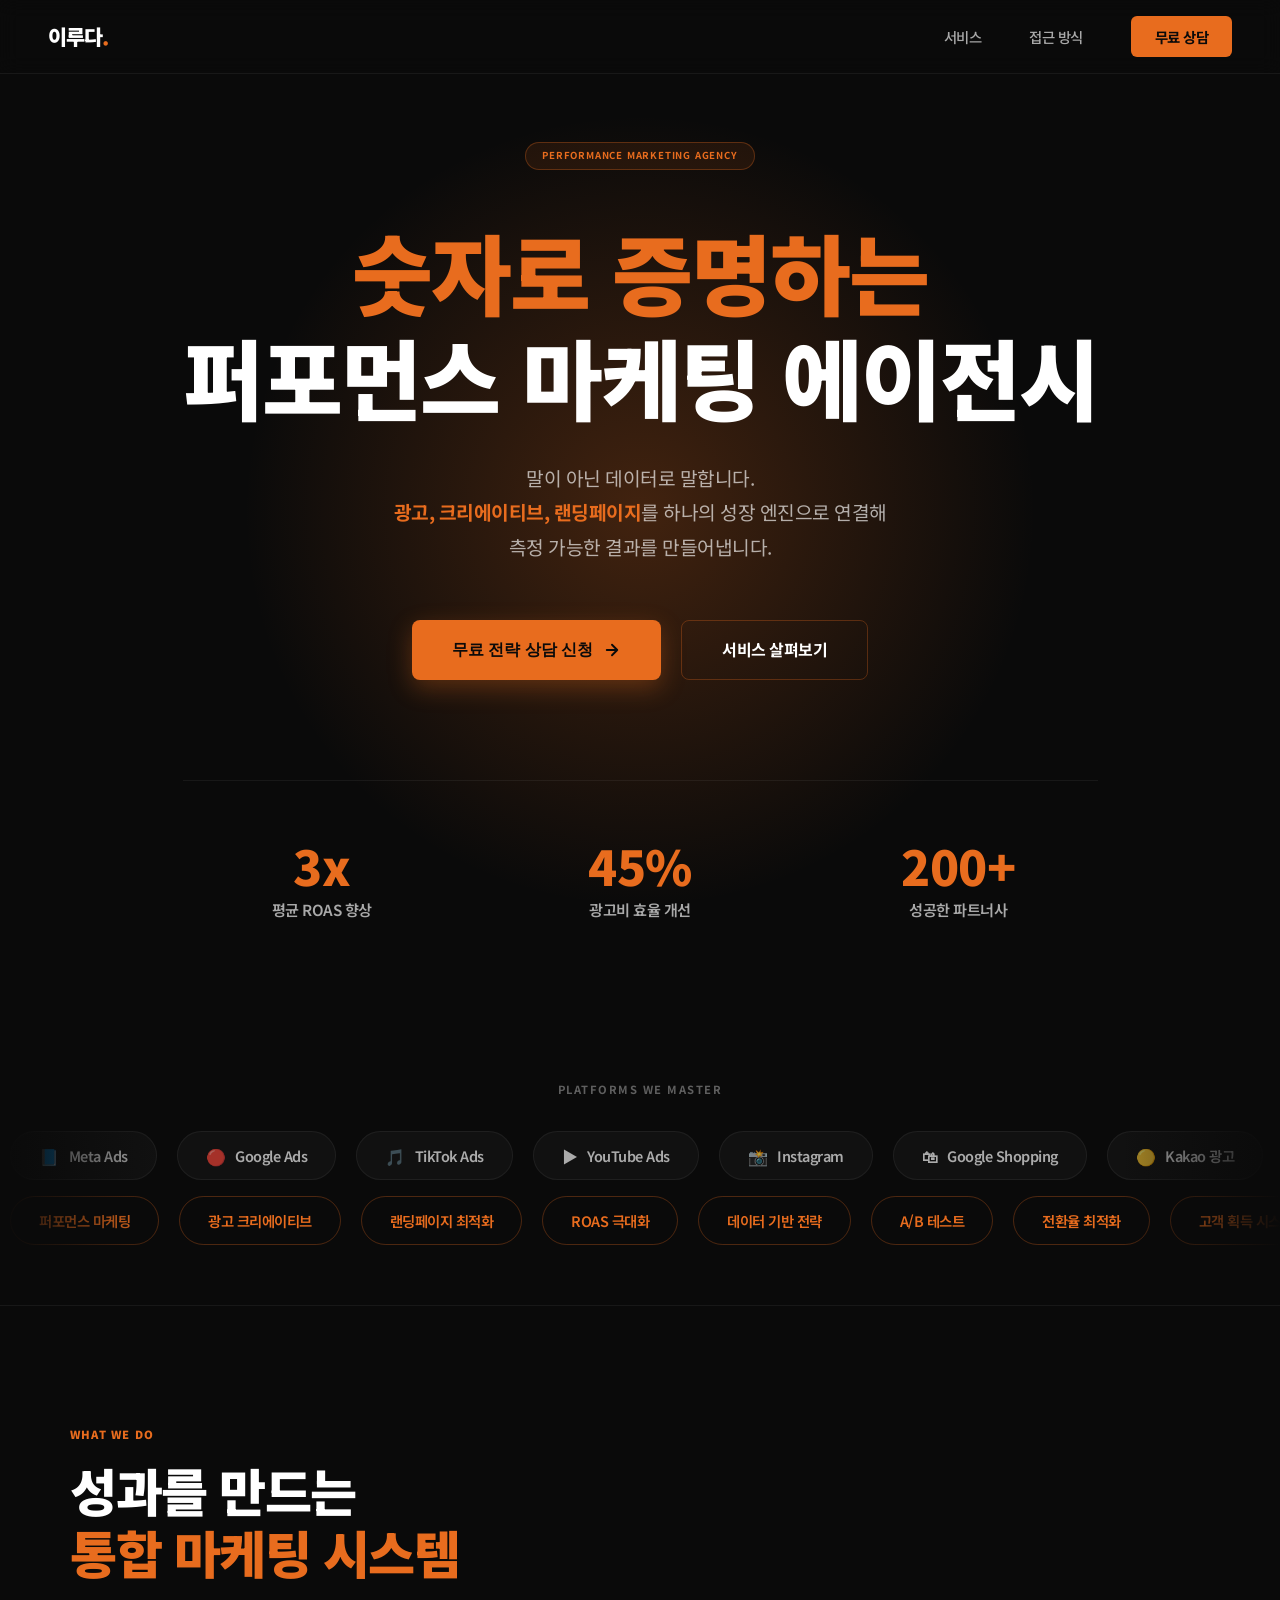
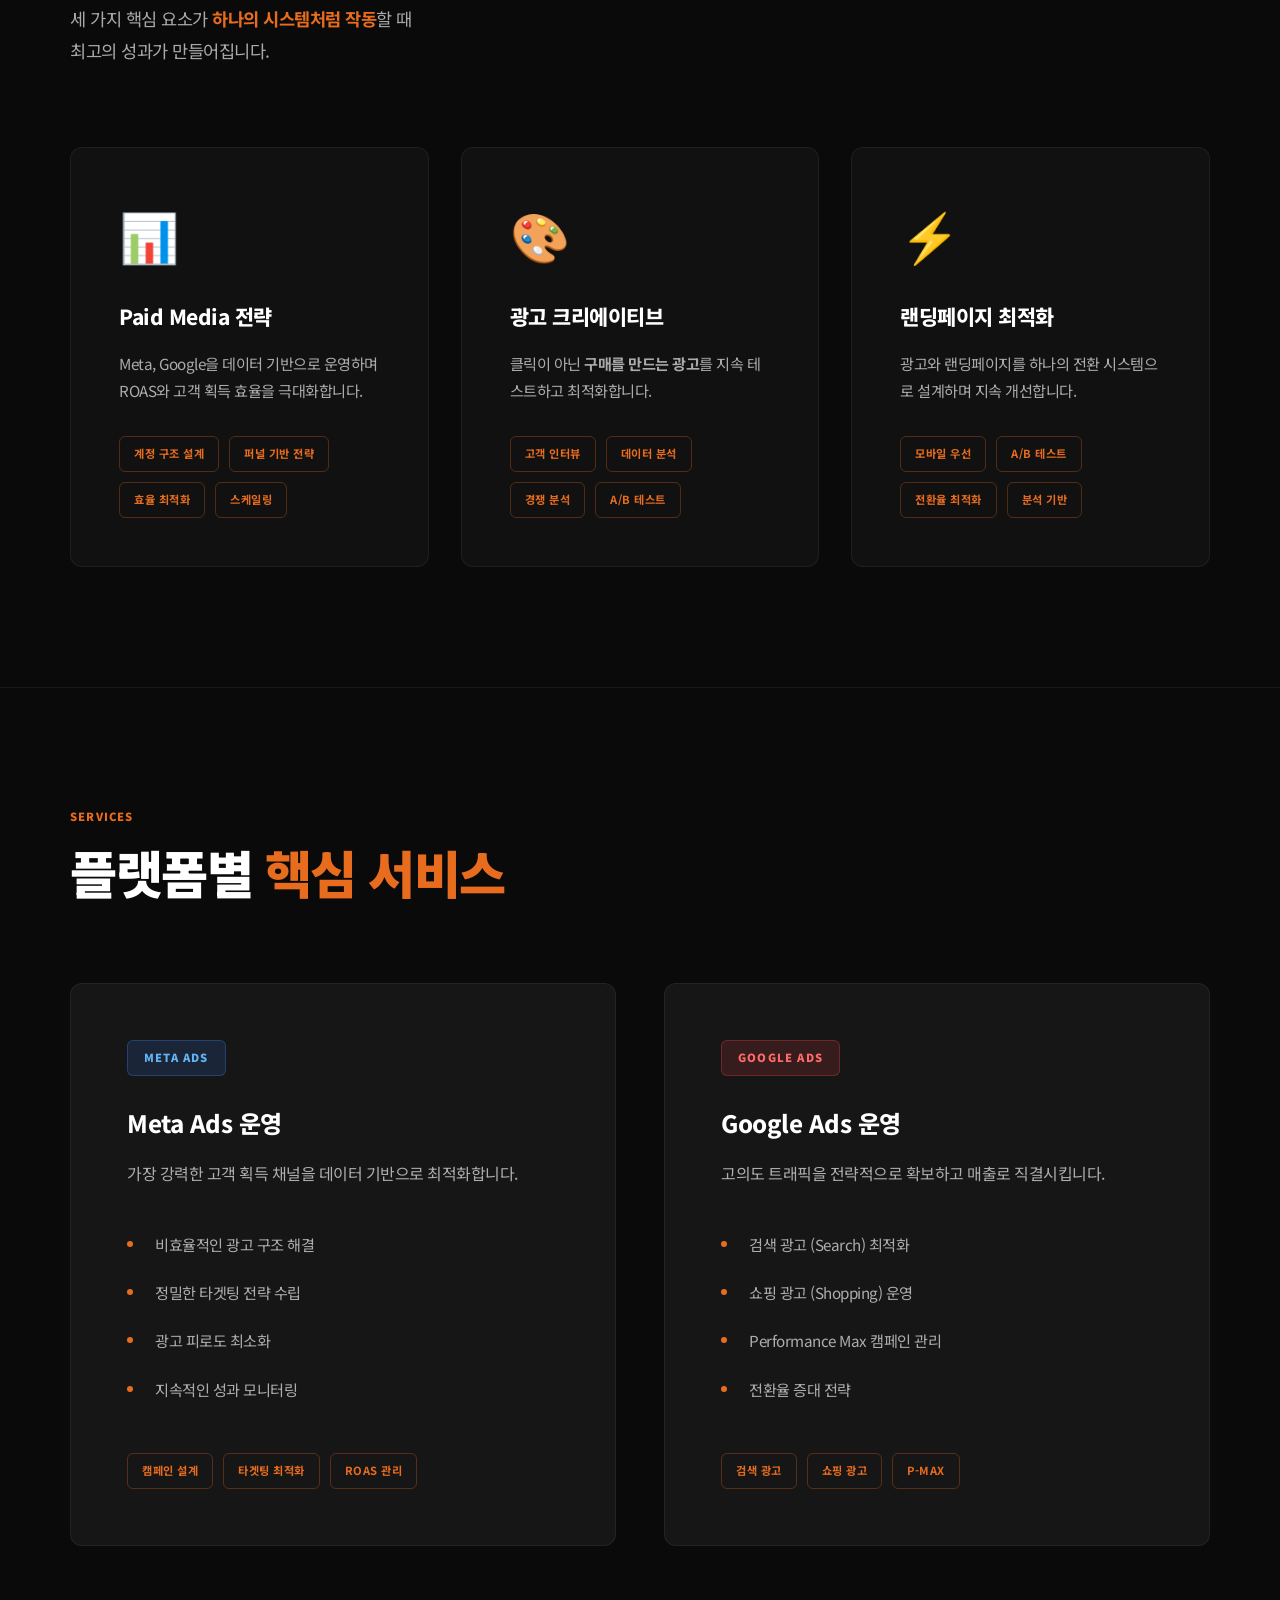
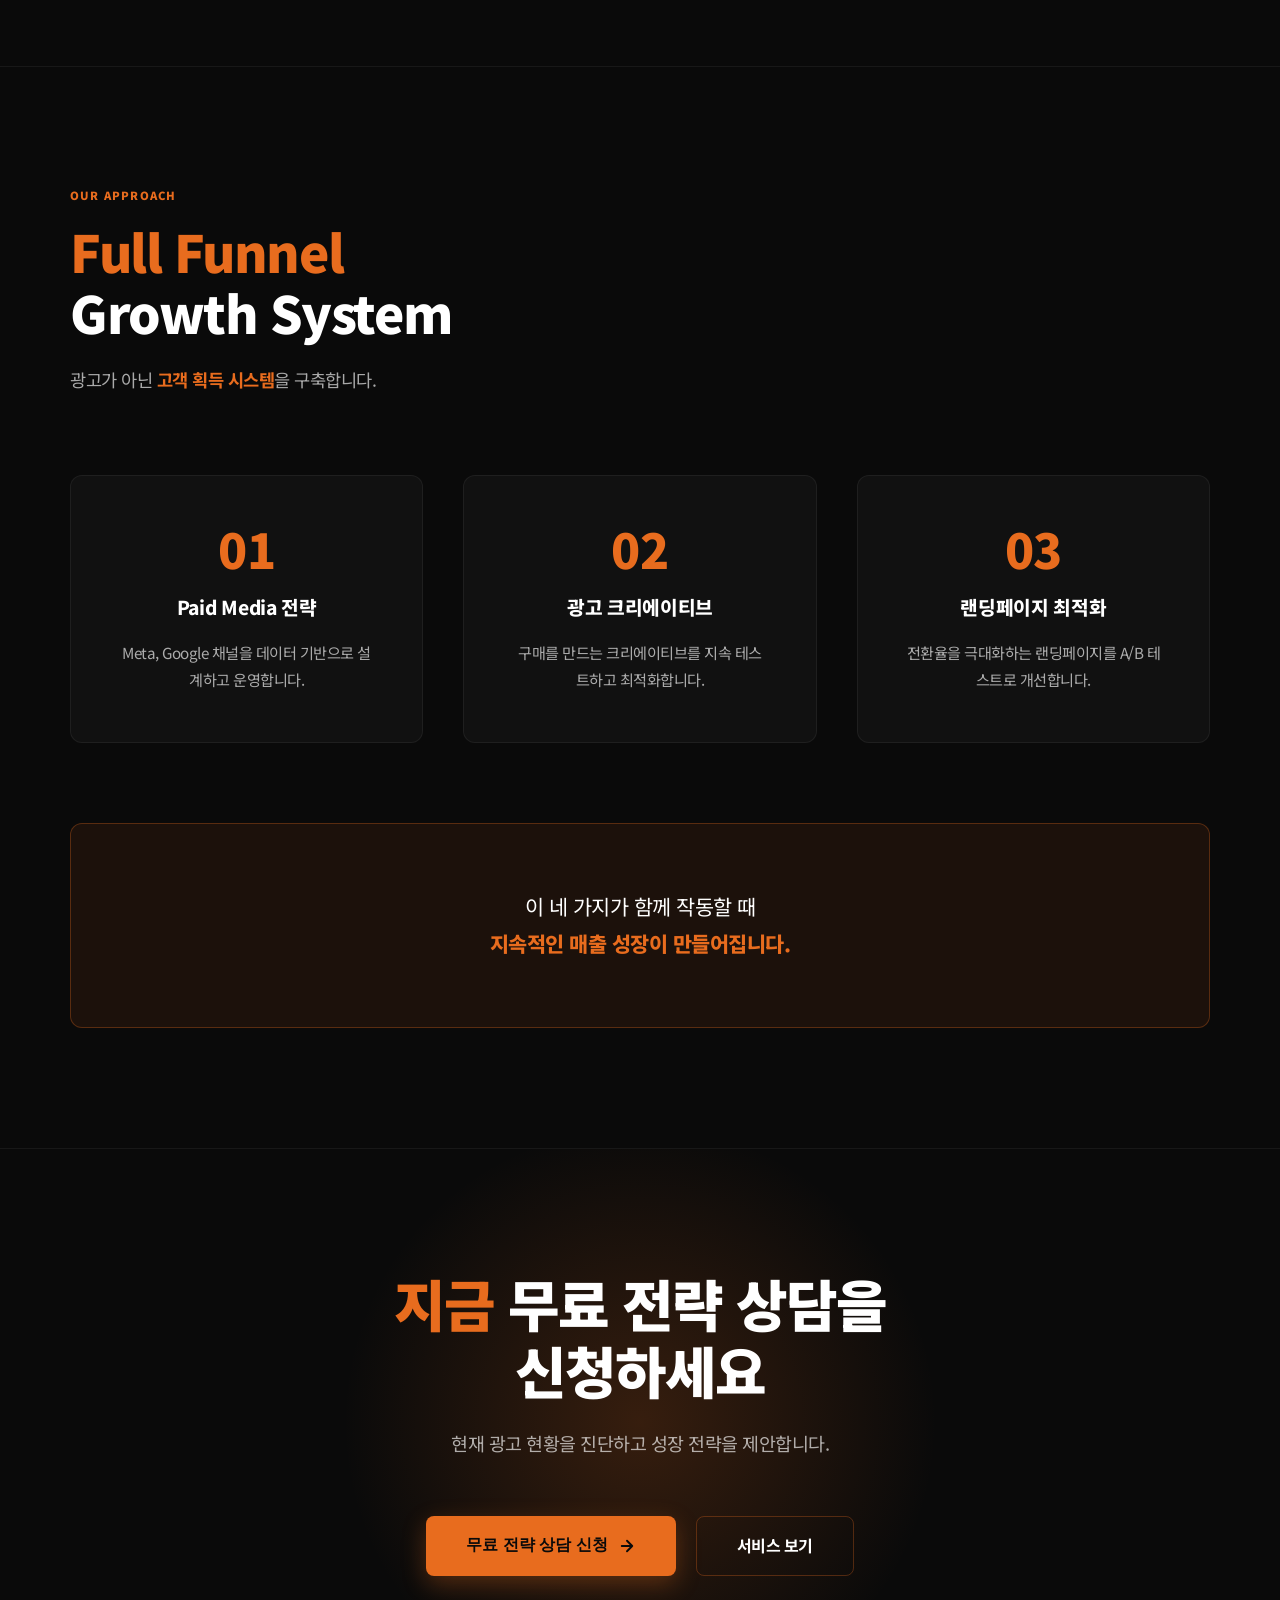
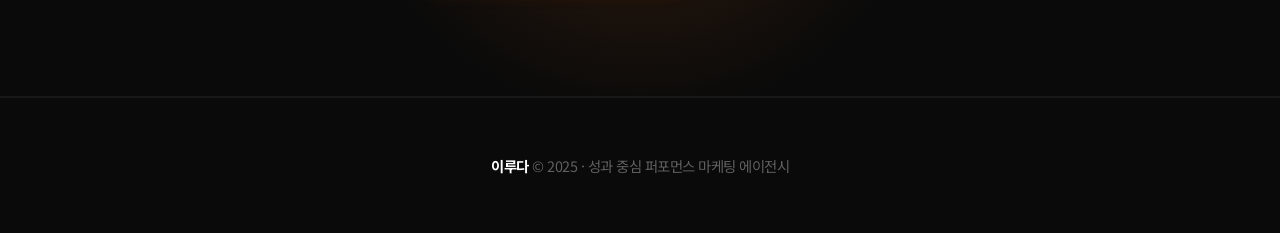
<file: iruda-landing/index.html>
<!DOCTYPE html>
<html lang="ko">
<head>
  <meta charset="UTF-8" />
  <meta name="viewport" content="width=device-width, initial-scale=1.0" />
  <title>이루다 | 성과 중심 퍼포먼스 마케팅 에이전시</title>

  <!-- OG Tags (링크 공유 썸네일) -->
  <meta property="og:type"        content="website" />
  <meta property="og:title"       content="이루다 | 성과 중심 퍼포먼스 마케팅 에이전시" />
  <meta property="og:description" content="광고, 크리에이티브, 랜딩페이지가 하나의 시스템으로 작동할 때 진정한 성장이 만들어집니다." />
  <meta property="og:image"       content="https://iruda-landing.vercel.app/og-image1.png" />
  <meta property="og:url"         content="https://iruda-landing.vercel.app" />
  <meta property="og:site_name"   content="이루다" />

  <!-- 트위터 카드 -->
  <meta name="twitter:card"        content="summary_large_image" />
  <meta name="twitter:title"       content="이루다 | 성과 중심 퍼포먼스 마케팅 에이전시" />
  <meta name="twitter:description" content="광고, 크리에이티브, 랜딩페이지가 하나의 시스템으로 작동할 때 진정한 성장이 만들어집니다." />
  <meta name="twitter:image"       content="https://iruda-landing.vercel.app/og-image1.png" />

  <link rel="preconnect" href="https://fonts.googleapis.com">
  <link rel="preconnect" href="https://fonts.gstatic.com" crossorigin>
  <link href="https://fonts.googleapis.com/css2?family=Noto+Sans+KR:wght@400;500;600;700;800;900&display=swap" rel="stylesheet">
  <link rel="stylesheet" href="css/modal.css">
  <style>
    *, *::before, *::after {
      box-sizing: border-box;
      margin: 0;
      padding: 0;
    }

    :root {
      --bg: #0a0a0a;
      --bg-card: #111111;
      --bg-card2: #161616;
      --accent: #E86C1E;
      --accent-light: #FF8A3D;
      --accent-glow: rgba(232, 108, 30, 0.15);
      --text: #ffffff;
      --text-muted: rgba(255, 255, 255, 0.65);
      --text-dim: rgba(255, 255, 255, 0.35);
      --border: rgba(255, 255, 255, 0.06);
      --border-accent: rgba(232, 108, 30, 0.3);
    }

    html {
      scroll-behavior: smooth;
    }

    body {
      font-family: 'Noto Sans KR', -apple-system, BlinkMacSystemFont, sans-serif;
      background: var(--bg);
      color: var(--text);
      line-height: 1.6;
      -webkit-font-smoothing: antialiased;
      letter-spacing: -0.5px;
    }

    /* ========== ANIMATIONS ========== */
    @keyframes fadeInUp {
      from {
        opacity: 0;
        transform: translateY(30px);
      }
      to {
        opacity: 1;
        transform: translateY(0);
      }
    }

    @keyframes glowPulse {
      0%, 100% {
        box-shadow: 0 0 60px rgba(232, 108, 30, 0.3), 0 0 30px rgba(232, 108, 30, 0.15);
      }
      50% {
        box-shadow: 0 0 80px rgba(232, 108, 30, 0.4), 0 0 40px rgba(232, 108, 30, 0.2);
      }
    }

    @keyframes slideInRight {
      from {
        opacity: 0;
        transform: translateX(40px);
      }
      to {
        opacity: 1;
        transform: translateX(0);
      }
    }

    @keyframes float {
      0%, 100% {
        transform: translateY(0px);
      }
      50% {
        transform: translateY(-10px);
      }
    }

    /* ========== NAVIGATION ========== */
    nav {
      position: fixed;
      top: 0;
      left: 0;
      right: 0;
      z-index: 1000;
      padding: 20px 48px;
      display: flex;
      justify-content: space-between;
      align-items: center;
      background: rgba(10, 10, 10, 0.7);
      backdrop-filter: blur(10px);
      border-bottom: 1px solid var(--border);
      transition: all 0.3s ease;
    }

    nav.scrolled {
      background: rgba(10, 10, 10, 0.95);
      backdrop-filter: blur(20px);
      border-bottom-color: var(--border-accent);
    }

    .logo {
      font-size: 1.3rem;
      font-weight: 900;
      color: var(--text);
      letter-spacing: -1px;
    }

    .logo span {
      color: var(--accent);
    }

    nav ul {
      display: flex;
      list-style: none;
      gap: 48px;
    }

    nav ul a {
      color: var(--text-muted);
      text-decoration: none;
      font-size: 0.9rem;
      font-weight: 500;
      transition: color 0.3s ease;
    }

    nav ul a:hover {
      color: var(--accent);
    }

    .nav-cta {
      background: var(--accent) !important;
      color: var(--bg) !important;
      padding: 10px 24px !important;
      border-radius: 6px !important;
      font-weight: 700 !important;
      font-size: 0.9rem !important;
      transition: all 0.3s ease !important;
      border: none !important;
      cursor: pointer;
    }

    .nav-cta:hover {
      background: var(--accent-light) !important;
      transform: translateY(-2px);
      box-shadow: 0 8px 24px rgba(232, 108, 30, 0.3);
    }

    /* ========== HERO SECTION ========== */
    .hero {
      min-height: 100vh;
      display: flex;
      align-items: center;
      justify-content: center;
      text-align: center;
      padding: 140px 32px 100px;
      position: relative;
      overflow: hidden;
      background: var(--bg);
    }

    .hero::before {
      content: '';
      position: absolute;
      top: 50%;
      left: 50%;
      transform: translate(-50%, -50%);
      width: 800px;
      height: 800px;
      background: radial-gradient(circle, rgba(232, 108, 30, 0.25) 0%, rgba(232, 108, 30, 0) 70%);
      pointer-events: none;
      animation: float 6s ease-in-out infinite;
    }

    .hero-inner {
      max-width: 980px;
      position: relative;
      z-index: 2;
      animation: fadeInUp 0.8s ease 0.2s both;
    }

    .hero-badge {
      display: inline-flex;
      align-items: center;
      gap: 8px;
      background: rgba(232, 108, 30, 0.1);
      border: 1px solid var(--border-accent);
      color: var(--accent);
      font-size: 0.6rem;
      font-weight: 700;
      padding: 8px 16px;
      border-radius: 20px;
      margin-bottom: 48px;
      letter-spacing: 0.8px;
      text-transform: uppercase;
      line-height: 1;
      white-space: nowrap;
    }

    .hero h1 {
      font-size: clamp(3.5rem, 8vw, 5.5rem);
      font-weight: 900;
      color: var(--text);
      line-height: 1.2;
      letter-spacing: -2px;
      margin-bottom: 32px;
      animation: fadeInUp 0.8s ease 0.4s both;
    }

    .hero h1 em {
      font-style: normal;
      color: var(--accent);
      font-weight: 900;
    }

    .hero-subtitle {
      font-size: 1.2rem;
      color: var(--text-muted);
      max-width: 780px;
      margin: 0 auto 56px;
      line-height: 1.8;
      font-weight: 400;
      animation: fadeInUp 0.8s ease 0.6s both;
    }

    .hero-subtitle strong {
      color: var(--accent);
      font-weight: 700;
    }

    .hero-buttons {
      display: flex;
      gap: 20px;
      justify-content: center;
      flex-wrap: wrap;
      animation: fadeInUp 0.8s ease 0.8s both;
    }

    .btn-primary {
      display: inline-flex;
      align-items: center;
      gap: 10px;
      background: var(--accent);
      color: var(--bg);
      padding: 16px 40px;
      border-radius: 8px;
      font-size: 1rem;
      font-weight: 700;
      text-decoration: none;
      border: none;
      cursor: pointer;
      transition: all 0.4s ease;
      box-shadow: 0 8px 24px rgba(232, 108, 30, 0.3);
    }

    .btn-primary:hover {
      background: var(--accent-light);
      transform: translateY(-4px);
      box-shadow: 0 16px 40px rgba(232, 108, 30, 0.4);
    }

    .btn-primary svg {
      transition: transform 0.4s ease;
    }

    .btn-primary:hover svg {
      transform: translateX(4px);
    }

    .btn-outline {
      display: inline-flex;
      align-items: center;
      gap: 10px;
      background: transparent;
      color: var(--text);
      padding: 16px 40px;
      border-radius: 8px;
      font-size: 1rem;
      font-weight: 700;
      text-decoration: none;
      border: 1.5px solid var(--border-accent);
      cursor: pointer;
      transition: all 0.4s ease;
    }

    .btn-outline:hover {
      border-color: var(--accent);
      background: rgba(232, 108, 30, 0.1);
      color: var(--accent);
    }

    .hero-stats {
      display: grid;
      grid-template-columns: repeat(auto-fit, minmax(200px, 1fr));
      gap: 40px;
      margin-top: 100px;
      padding-top: 60px;
      border-top: 1px solid var(--border);
      animation: fadeInUp 0.8s ease 1s both;
    }

    .stat-item {
      text-align: center;
    }

    .stat-num {
      font-size: 3rem;
      font-weight: 900;
      color: var(--accent);
      line-height: 1;
      margin-bottom: 8px;
    }

    .stat-label {
      font-size: 0.95rem;
      color: var(--text-muted);
      font-weight: 600;
    }

    /* ========== STATS BAR SECTION ========== */
    #stats {
      background: var(--bg);
      padding: 80px 32px;
      border-bottom: 1px solid var(--border);
    }

    .stats-container {
      max-width: 1140px;
      margin: 0 auto;
      display: grid;
      grid-template-columns: repeat(auto-fit, minmax(280px, 1fr));
      gap: 60px;
    }

    .stats-item {
      border-left: 4px solid var(--accent);
      padding-left: 32px;
      animation: slideInRight 0.6s ease;
    }

    .stats-item:nth-child(2) {
      animation-delay: 0.1s;
    }

    .stats-item:nth-child(3) {
      animation-delay: 0.2s;
    }

    .stats-value {
      font-size: 3.5rem;
      font-weight: 900;
      color: var(--accent);
      line-height: 1;
      margin-bottom: 12px;
    }

    .stats-text {
      font-size: 1rem;
      color: var(--text-muted);
      font-weight: 600;
      line-height: 1.6;
    }

    /* ========== WHAT WE DO SECTION ========== */
    #what {
      background: var(--bg);
      padding: 120px 32px;
      border-bottom: 1px solid var(--border);
    }

    .what-header {
      max-width: 1140px;
      margin: 0 auto 80px;
      animation: fadeInUp 0.8s ease;
    }

    .section-label {
      font-size: 0.7rem;
      font-weight: 900;
      letter-spacing: 1.2px;
      text-transform: uppercase;
      color: var(--accent);
      margin-bottom: 16px;
    }

    .section-title {
      font-size: clamp(2.2rem, 4vw, 3.2rem);
      font-weight: 900;
      color: var(--text);
      letter-spacing: -1.5px;
      line-height: 1.2;
      margin-bottom: 20px;
    }

    .section-desc {
      font-size: 1.1rem;
      color: var(--text-muted);
      max-width: 680px;
      line-height: 1.8;
      font-weight: 400;
    }

    .section-desc strong {
      color: var(--accent);
      font-weight: 700;
    }

    .services-grid {
      max-width: 1140px;
      margin: 0 auto;
      display: grid;
      grid-template-columns: repeat(auto-fit, minmax(340px, 1fr));
      gap: 32px;
    }

    .service-card {
      background: var(--bg-card);
      border: 1px solid var(--border);
      border-radius: 12px;
      padding: 48px;
      transition: all 0.4s ease;
      position: relative;
      overflow: hidden;
      animation: fadeInUp 0.8s ease;
    }

    .service-card:nth-child(2) {
      animation-delay: 0.1s;
    }

    .service-card:nth-child(3) {
      animation-delay: 0.2s;
    }

    .service-card::before {
      content: '';
      position: absolute;
      top: 0;
      left: 0;
      right: 0;
      bottom: 0;
      background: rgba(232, 108, 30, 0.05);
      opacity: 0;
      transition: opacity 0.4s ease;
      z-index: 0;
    }

    .service-card:hover {
      border-color: var(--border-accent);
      box-shadow: 0 0 60px rgba(232, 108, 30, 0.2);
      transform: translateY(-8px);
    }

    .service-card:hover::before {
      opacity: 1;
    }

    .card-icon {
      font-size: 3rem;
      margin-bottom: 28px;
      display: inline-block;
    }

    .service-card h3 {
      font-size: 1.3rem;
      font-weight: 800;
      color: var(--text);
      margin-bottom: 16px;
      letter-spacing: -0.5px;
      position: relative;
      z-index: 1;
    }

    .service-card p {
      font-size: 0.95rem;
      color: var(--text-muted);
      line-height: 1.8;
      margin-bottom: 32px;
      position: relative;
      z-index: 1;
    }

    .tag-list {
      display: flex;
      flex-wrap: wrap;
      gap: 10px;
      position: relative;
      z-index: 1;
    }

    .tag {
      background: transparent;
      border: 1px solid var(--border-accent);
      color: var(--accent);
      font-size: 0.7rem;
      padding: 8px 14px;
      border-radius: 6px;
      font-weight: 700;
      letter-spacing: 0.5px;
      text-transform: uppercase;
      transition: all 0.3s ease;
    }

    .tag:hover {
      background: rgba(232, 108, 30, 0.15);
      border-color: var(--accent);
    }

    /* ========== SERVICES SECTION ========== */
    #services {
      background: var(--bg);
      padding: 120px 32px;
      border-bottom: 1px solid var(--border);
    }

    .services-header {
      max-width: 1140px;
      margin: 0 auto 80px;
      animation: fadeInUp 0.8s ease;
    }

    .services-content {
      max-width: 1140px;
      margin: 0 auto;
    }

    .platform-grid {
      display: grid;
      grid-template-columns: repeat(auto-fit, minmax(500px, 1fr));
      gap: 48px;
    }

    .platform-card {
      background: var(--bg-card2);
      border: 1px solid var(--border);
      border-radius: 12px;
      padding: 56px;
      transition: all 0.4s ease;
      animation: fadeInUp 0.8s ease;
    }

    .platform-card:nth-child(2) {
      animation-delay: 0.1s;
    }

    .platform-card:hover {
      border-color: var(--border-accent);
      background: rgba(232, 108, 30, 0.08);
      box-shadow: 0 0 50px rgba(232, 108, 30, 0.15);
      transform: translateY(-8px);
    }

    .platform-logo {
      font-size: 0.7rem;
      font-weight: 900;
      letter-spacing: 1.2px;
      text-transform: uppercase;
      padding: 8px 16px;
      border-radius: 6px;
      display: inline-block;
      margin-bottom: 28px;
      border: 1px solid var(--border-accent);
    }

    .meta-logo {
      background: rgba(59, 130, 246, 0.15);
      color: #62b4f5;
      border-color: rgba(59, 130, 246, 0.3);
    }

    .google-logo {
      background: rgba(239, 68, 68, 0.15);
      color: #ff6b6b;
      border-color: rgba(239, 68, 68, 0.3);
    }

    .platform-card h3 {
      font-size: 1.5rem;
      font-weight: 800;
      color: var(--text);
      margin-bottom: 16px;
      letter-spacing: -0.5px;
    }

    .platform-card p {
      font-size: 1rem;
      color: var(--text-muted);
      line-height: 1.8;
      margin-bottom: 32px;
    }

    .feature-list {
      list-style: none;
      margin-bottom: 40px;
    }

    .feature-list li {
      font-size: 0.95rem;
      color: var(--text-muted);
      padding: 12px 0;
      padding-left: 28px;
      position: relative;
    }

    .feature-list li::before {
      content: '';
      position: absolute;
      left: 0;
      top: 50%;
      transform: translateY(-50%);
      width: 6px;
      height: 6px;
      background: var(--accent);
      border-radius: 50%;
    }

    /* ========== HOW IT WORKS SECTION ========== */
    #approach {
      background: var(--bg);
      padding: 120px 32px;
      border-bottom: 1px solid var(--border);
    }

    .approach-header {
      max-width: 1140px;
      margin: 0 auto 80px;
      animation: fadeInUp 0.8s ease;
    }

    .approach-grid {
      max-width: 1140px;
      margin: 0 auto;
      display: grid;
      grid-template-columns: repeat(auto-fit, minmax(260px, 1fr));
      gap: 40px;
      margin-bottom: 80px;
    }

    .approach-step {
      background: var(--bg-card);
      border: 1px solid var(--border);
      border-radius: 12px;
      padding: 48px;
      transition: all 0.4s ease;
      text-align: center;
      animation: fadeInUp 0.8s ease;
    }

    .approach-step:nth-child(2) {
      animation-delay: 0.1s;
    }

    .approach-step:nth-child(3) {
      animation-delay: 0.2s;
    }

    .approach-step:nth-child(4) {
      animation-delay: 0.3s;
    }

    .approach-step:hover {
      border-color: var(--border-accent);
      box-shadow: 0 0 50px rgba(232, 108, 30, 0.15);
      transform: translateY(-8px);
    }

    .step-num {
      font-size: 3rem;
      font-weight: 900;
      color: var(--accent);
      margin-bottom: 20px;
      line-height: 1;
    }

    .approach-step h4 {
      font-size: 1.2rem;
      font-weight: 800;
      color: var(--text);
      margin-bottom: 16px;
      letter-spacing: -0.3px;
    }

    .approach-step p {
      font-size: 0.95rem;
      color: var(--text-muted);
      line-height: 1.8;
    }

    .approach-summary {
      max-width: 1140px;
      margin: 0 auto;
      background: rgba(232, 108, 30, 0.08);
      border: 1px solid var(--border-accent);
      border-radius: 12px;
      padding: 64px 48px;
      text-align: center;
      animation: fadeInUp 0.8s ease;
    }

    .approach-summary p {
      font-size: 1.3rem;
      color: var(--text);
      line-height: 1.8;
      font-weight: 400;
    }

    .approach-summary strong {
      color: var(--accent);
      font-weight: 800;
    }

    /* ========== CTA SECTION ========== */
    #cta {
      background: var(--bg);
      padding: 120px 32px;
      border-bottom: 1px solid var(--border);
      position: relative;
      overflow: hidden;
    }

    #cta::before {
      content: '';
      position: absolute;
      top: 50%;
      left: 50%;
      transform: translate(-50%, -50%);
      width: 600px;
      height: 600px;
      background: radial-gradient(circle, rgba(232, 108, 30, 0.2) 0%, rgba(232, 108, 30, 0) 70%);
      pointer-events: none;
    }

    .cta-content {
      max-width: 900px;
      margin: 0 auto;
      text-align: center;
      position: relative;
      z-index: 2;
      animation: fadeInUp 0.8s ease;
    }

    .cta-content h2 {
      font-size: clamp(2.5rem, 5vw, 3.5rem);
      font-weight: 900;
      color: var(--text);
      letter-spacing: -2px;
      margin-bottom: 24px;
      line-height: 1.2;
    }

    .cta-content h2 span {
      color: var(--accent);
    }

    .cta-content p {
      font-size: 1.15rem;
      color: var(--text-muted);
      margin-bottom: 56px;
      line-height: 1.8;
    }

    .cta-buttons {
      display: flex;
      gap: 20px;
      justify-content: center;
      flex-wrap: wrap;
    }

    /* ========== FOOTER ========== */
    footer {
      background: var(--bg);
      border-top: 1px solid var(--border);
      padding: 56px 32px;
      text-align: center;
      font-size: 0.9rem;
      color: var(--text-dim);
    }

    footer strong {
      color: var(--text);
      font-weight: 700;
    }

    /* ========== MARQUEE SECTION ========== */
    .marquee-section {
      background: var(--bg);
      padding: 60px 0;
      overflow: hidden;
      border-bottom: 1px solid var(--border);
      position: relative;
    }

    .marquee-section::before,
    .marquee-section::after {
      content: '';
      position: absolute;
      top: 0;
      bottom: 0;
      width: 160px;
      z-index: 2;
      pointer-events: none;
    }

    .marquee-section::before {
      left: 0;
      background: linear-gradient(to right, var(--bg), transparent);
    }

    .marquee-section::after {
      right: 0;
      background: linear-gradient(to left, var(--bg), transparent);
    }

    .marquee-label {
      text-align: center;
      font-size: 0.7rem;
      font-weight: 700;
      letter-spacing: 1.5px;
      text-transform: uppercase;
      color: var(--text-dim);
      margin-bottom: 32px;
    }

    .marquee-track {
      overflow: hidden;
      margin-bottom: 16px;
    }

    .marquee-track:last-child {
      margin-bottom: 0;
    }

    .marquee-inner {
      display: flex;
      width: max-content;
    }

    .marquee-left {
      animation: marqueeLeft 30s linear infinite;
    }

    .marquee-right {
      animation: marqueeRight 30s linear infinite;
    }

    @keyframes marqueeLeft {
      from { transform: translateX(0); }
      to   { transform: translateX(-50%); }
    }

    @keyframes marqueeRight {
      from { transform: translateX(-50%); }
      to   { transform: translateX(0); }
    }

    .marquee-item {
      display: inline-flex;
      align-items: center;
      gap: 10px;
      padding: 12px 28px;
      margin: 0 10px;
      background: var(--bg-card);
      border: 1px solid var(--border);
      border-radius: 100px;
      font-size: 0.9rem;
      font-weight: 600;
      color: var(--text-muted);
      white-space: nowrap;
      transition: border-color 0.3s, color 0.3s;
    }

    .marquee-item:hover {
      border-color: var(--border-accent);
      color: var(--text);
    }

    .marquee-item--alt {
      background: transparent;
      border-color: var(--border-accent);
      color: var(--accent);
    }

    .marquee-item--alt:hover {
      background: rgba(232, 108, 30, 0.1);
    }

    .m-icon {
      font-size: 1rem;
      line-height: 1;
    }

    /* ========== RESPONSIVE ========== */
    @media (max-width: 768px) {
      nav {
        padding: 16px 24px;
      }

      nav ul {
        display: none;
      }

      .hero {
        padding: 120px 24px 80px;
      }

      .hero h1 {
        font-size: clamp(2.2rem, 6vw, 3.5rem);
      }

      .hero-buttons {
        flex-direction: column;
        align-items: center;
      }

      .btn-primary,
      .btn-outline {
        width: 100%;
        justify-content: center;
      }

      .hero-stats {
        grid-template-columns: 1fr;
        gap: 32px;
        margin-top: 60px;
        padding-top: 40px;
      }

      #stats {
        padding: 60px 24px;
      }

      .stats-container {
        gap: 40px;
      }

      #what,
      #services,
      #approach,
      #cta {
        padding: 80px 24px;
      }

      .what-header,
      .services-header,
      .approach-header,
      .services-content,
      .approach-grid,
      .services-grid,
      .approach-summary,
      .cta-content {
        max-width: 100%;
      }

      .platform-grid {
        grid-template-columns: 1fr;
        gap: 24px;
      }

      .approach-grid {
        grid-template-columns: 1fr;
      }

      .section-title {
        font-size: clamp(1.8rem, 5vw, 2.5rem);
      }

      .cta-content h2 {
        font-size: clamp(2rem, 5vw, 2.8rem);
      }
    }
  </style>
</head>
<body>

<!-- NAV -->
<nav id="navbar">
  <div class="logo">이루다<span>.</span></div>
  <ul>
    <li><a href="#what">서비스</a></li>
    <li><a href="#approach">접근 방식</a></li>
    <li><a href="#" class="nav-cta" onclick="openModal(); return false;">무료 상담</a></li>
  </ul>
</nav>

<!-- HERO -->
<section class="hero">
  <div class="hero-inner">
    <div class="hero-badge">Performance Marketing Agency</div>
    <h1><em>숫자로 증명하는</em><br />퍼포먼스 마케팅 에이전시</h1>
    <p class="hero-subtitle">
      말이 아닌 데이터로 말합니다.<br />
      <strong>광고, 크리에이티브, 랜딩페이지</strong>를 하나의 성장 엔진으로 연결해<br />
      측정 가능한 결과를 만들어냅니다.
    </p>
    <div class="hero-buttons">
      <button onclick="openModal()" class="btn-primary">
        무료 전략 상담 신청
        <svg width="18" height="18" viewBox="0 0 24 24" fill="none" stroke="currentColor" stroke-width="2.5" stroke-linecap="round" stroke-linejoin="round">
          <path d="M5 12h14M12 5l7 7-7 7"/>
        </svg>
      </button>
      <a href="#what" class="btn-outline">서비스 살펴보기</a>
    </div>

    <div class="hero-stats">
      <div class="stat-item">
        <div class="stat-num">3x</div>
        <div class="stat-label">평균 ROAS 향상</div>
      </div>
      <div class="stat-item">
        <div class="stat-num">45%</div>
        <div class="stat-label">광고비 효율 개선</div>
      </div>
      <div class="stat-item">
        <div class="stat-num">200+</div>
        <div class="stat-label">성공한 파트너사</div>
      </div>
    </div>
  </div>
</section>

<!-- MARQUEE SECTION -->
<section class="marquee-section">
  <p class="marquee-label">Platforms We Master</p>

  <!-- Row 1: 왼쪽으로 이동 -->
  <div class="marquee-track">
    <div class="marquee-inner marquee-left">
      <div class="marquee-item"><span class="m-icon">📘</span> Meta Ads</div>
      <div class="marquee-item"><span class="m-icon">🔴</span> Google Ads</div>
      <div class="marquee-item"><span class="m-icon">🎵</span> TikTok Ads</div>
      <div class="marquee-item"><span class="m-icon">▶</span> YouTube Ads</div>
      <div class="marquee-item"><span class="m-icon">📸</span> Instagram</div>
      <div class="marquee-item"><span class="m-icon">🛍</span> Google Shopping</div>
      <div class="marquee-item"><span class="m-icon">🟡</span> Kakao 광고</div>
      <div class="marquee-item"><span class="m-icon">🟢</span> Naver 광고</div>
      <!-- 무한 루프를 위한 복제 -->
      <div class="marquee-item"><span class="m-icon">📘</span> Meta Ads</div>
      <div class="marquee-item"><span class="m-icon">🔴</span> Google Ads</div>
      <div class="marquee-item"><span class="m-icon">🎵</span> TikTok Ads</div>
      <div class="marquee-item"><span class="m-icon">▶</span> YouTube Ads</div>
      <div class="marquee-item"><span class="m-icon">📸</span> Instagram</div>
      <div class="marquee-item"><span class="m-icon">🛍</span> Google Shopping</div>
      <div class="marquee-item"><span class="m-icon">🟡</span> Kakao 광고</div>
      <div class="marquee-item"><span class="m-icon">🟢</span> Naver 광고</div>
    </div>
  </div>

  <!-- Row 2: 오른쪽으로 이동 -->
  <div class="marquee-track">
    <div class="marquee-inner marquee-right">
      <div class="marquee-item marquee-item--alt">퍼포먼스 마케팅</div>
      <div class="marquee-item marquee-item--alt">광고 크리에이티브</div>
      <div class="marquee-item marquee-item--alt">랜딩페이지 최적화</div>
      <div class="marquee-item marquee-item--alt">ROAS 극대화</div>
      <div class="marquee-item marquee-item--alt">데이터 기반 전략</div>
      <div class="marquee-item marquee-item--alt">A/B 테스트</div>
      <div class="marquee-item marquee-item--alt">전환율 최적화</div>
      <div class="marquee-item marquee-item--alt">고객 획득 시스템</div>
      <!-- 복제 -->
      <div class="marquee-item marquee-item--alt">퍼포먼스 마케팅</div>
      <div class="marquee-item marquee-item--alt">광고 크리에이티브</div>
      <div class="marquee-item marquee-item--alt">랜딩페이지 최적화</div>
      <div class="marquee-item marquee-item--alt">ROAS 극대화</div>
      <div class="marquee-item marquee-item--alt">데이터 기반 전략</div>
      <div class="marquee-item marquee-item--alt">A/B 테스트</div>
      <div class="marquee-item marquee-item--alt">전환율 최적화</div>
      <div class="marquee-item marquee-item--alt">고객 획득 시스템</div>
    </div>
  </div>
</section>

<!-- STATS BAR
<section id="stats">
  <div class="stats-container">
    <div class="stats-item">
      <div class="stats-value">연 평균</div>
      <div class="stats-text">누적 광고비 관리액<br><strong>500억 원+</strong></div>
    </div>
    <div class="stats-item">
      <div class="stats-value">3년</div>
      <div class="stats-text">마케팅 전략 수립부터<br><strong>실행까지의 경험</strong></div>
    </div>
    <div class="stats-item">
      <div class="stats-value">87%</div>
      <div class="stats-text">고객 재계약율<br><strong>최고의 신뢰도</strong></div>
    </div>
  </div>
</section> -->

<!-- WHAT WE DO -->
<section id="what">
  <div class="what-header">
    <p class="section-label">What We Do</p>
    <h2 class="section-title">성과를 만드는<br /><span style="color: var(--accent);">통합 마케팅 시스템</span></h2>
    <p class="section-desc">
      세 가지 핵심 요소가 <strong>하나의 시스템처럼 작동</strong>할 때<br />
      최고의 성과가 만들어집니다.
    </p>
  </div>

  <div class="services-grid">
    <div class="service-card">
      <div class="card-icon">📊</div>
      <h3>Paid Media 전략</h3>
      <p>Meta, Google을 데이터 기반으로 운영하며 ROAS와 고객 획득 효율을 극대화합니다.</p>
      <div class="tag-list">
        <span class="tag">계정 구조 설계</span>
        <span class="tag">퍼널 기반 전략</span>
        <span class="tag">효율 최적화</span>
        <span class="tag">스케일링</span>
      </div>
    </div>

    <div class="service-card">
      <div class="card-icon">🎨</div>
      <h3>광고 크리에이티브</h3>
      <p>클릭이 아닌 <strong>구매를 만드는 광고</strong>를 지속 테스트하고 최적화합니다.</p>
      <div class="tag-list">
        <span class="tag">고객 인터뷰</span>
        <span class="tag">데이터 분석</span>
        <span class="tag">경쟁 분석</span>
        <span class="tag">A/B 테스트</span>
      </div>
    </div>

    <div class="service-card">
      <div class="card-icon">⚡</div>
      <h3>랜딩페이지 최적화</h3>
      <p>광고와 랜딩페이지를 하나의 전환 시스템으로 설계하며 지속 개선합니다.</p>
      <div class="tag-list">
        <span class="tag">모바일 우선</span>
        <span class="tag">A/B 테스트</span>
        <span class="tag">전환율 최적화</span>
        <span class="tag">분석 기반</span>
      </div>
    </div>
  </div>
</section>

<!-- SERVICES -->
<section id="services">
  <div class="services-header">
    <p class="section-label">Services</p>
    <h2 class="section-title">플랫폼별 <span style="color: var(--accent);">핵심 서비스</span></h2>
  </div>

  <div class="services-content">
    <div class="platform-grid">
      <div class="platform-card">
        <span class="platform-logo meta-logo">Meta Ads</span>
        <h3>Meta Ads 운영</h3>
        <p>가장 강력한 고객 획득 채널을 데이터 기반으로 최적화합니다.</p>
        <ul class="feature-list">
          <li>비효율적인 광고 구조 해결</li>
          <li>정밀한 타겟팅 전략 수립</li>
          <li>광고 피로도 최소화</li>
          <li>지속적인 성과 모니터링</li>
        </ul>
        <div class="tag-list">
          <span class="tag">캠페인 설계</span>
          <span class="tag">타겟팅 최적화</span>
          <span class="tag">ROAS 관리</span>
        </div>
      </div>

      <div class="platform-card">
        <span class="platform-logo google-logo">Google Ads</span>
        <h3>Google Ads 운영</h3>
        <p>고의도 트래픽을 전략적으로 확보하고 매출로 직결시킵니다.</p>
        <ul class="feature-list">
          <li>검색 광고 (Search) 최적화</li>
          <li>쇼핑 광고 (Shopping) 운영</li>
          <li>Performance Max 캠페인 관리</li>
          <li>전환율 증대 전략</li>
        </ul>
        <div class="tag-list">
          <span class="tag">검색 광고</span>
          <span class="tag">쇼핑 광고</span>
          <span class="tag">P-MAX</span>
        </div>
      </div>
    </div>
  </div>
</section>

<!-- HOW IT WORKS -->
<section id="approach">
  <div class="approach-header">
    <p class="section-label">Our Approach</p>
    <h2 class="section-title"><span style="color: var(--accent);">Full Funnel</span><br />Growth System</h2>
    <p class="section-desc">
      광고가 아닌 <strong>고객 획득 시스템</strong>을 구축합니다.
    </p>
  </div>

  <div class="approach-grid">
    <div class="approach-step">
      <div class="step-num">01</div>
      <h4>Paid Media 전략</h4>
      <p>Meta, Google 채널을 데이터 기반으로 설계하고 운영합니다.</p>
    </div>

    <div class="approach-step">
      <div class="step-num">02</div>
      <h4>광고 크리에이티브</h4>
      <p>구매를 만드는 크리에이티브를 지속 테스트하고 최적화합니다.</p>
    </div>

    <div class="approach-step">
      <div class="step-num">03</div>
      <h4>랜딩페이지 최적화</h4>
      <p>전환율을 극대화하는 랜딩페이지를 A/B 테스트로 개선합니다.</p>
    </div>

    <!-- <div class="approach-step">
      <div class="step-num">04</div>
      <h4>데이터 기반 성장</h4>
      <p>축적된 데이터를 분석해 지속적인 매출 성장을 설계합니다.</p>
    </div> -->
  </div>

  <div class="approach-summary">
    <p>이 네 가지가 함께 작동할 때<br /><strong>지속적인 매출 성장이 만들어집니다.</strong></p>
  </div>
</section>

<!-- CTA -->
<section id="cta">
  <div class="cta-content">
    <h2><span>지금</span> 무료 전략 상담을<br />신청하세요</h2>
    <p>현재 광고 현황을 진단하고 성장 전략을 제안합니다.</p>
    <div class="cta-buttons">
      <button onclick="openModal()" class="btn-primary">
        무료 전략 상담 신청
        <svg width="18" height="18" viewBox="0 0 24 24" fill="none" stroke="currentColor" stroke-width="2.5" stroke-linecap="round" stroke-linejoin="round">
          <path d="M5 12h14M12 5l7 7-7 7"/>
        </svg>
      </button>
      <a href="#what" class="btn-outline">서비스 보기</a>
    </div>
  </div>
</section>

<!-- CONSULTATION MODAL -->
<div class="modal-overlay" id="consultModal">
  <div class="modal">
    <button class="modal-close" onclick="closeModal()" aria-label="닫기">&times;</button>

    <p class="modal-label">Free Consulting</p>
    <h2>무료 전략 상담</h2>
    <p class="modal-desc">간단한 정보만 남겨주세요. 빠르게 연락드리겠습니다.</p>

    <!-- 입력 폼 -->
    <form class="modal-form" id="consultForm" novalidate>
      <div class="form-group">
        <label for="inputName">이름 <span>*</span></label>
        <input type="text" id="inputName" placeholder="홍길동" maxlength="5" />
        <span class="error-msg" id="nameError"></span>
      </div>

      <div class="form-group">
        <label for="inputPhone">연락처 <span>*</span></label>
        <input type="tel" id="inputPhone" placeholder="010-1234-5678" maxlength="13" />
        <span class="error-msg" id="phoneError"></span>
      </div>

      <div class="form-group">
        <label for="inputMessage">문의 내용 <span>*</span></label>
        <textarea id="inputMessage" placeholder="현재 광고 운영 현황이나 궁금한 점을 자유롭게 적어주세요."></textarea>
        <span class="error-msg" id="messageError"></span>
      </div>

      <button type="submit" class="btn-submit" id="submitBtn">신청하기</button>
    </form>

    <!-- 성공 메시지 -->
    <div class="modal-success" id="successMsg">
      <div class="success-icon">✅</div>
      <h3>신청이 완료되었습니다!</h3>
      <p>빠른 시일 내에 입력하신 연락처로<br />연락드리겠습니다. 감사합니다.</p>
    </div>

    <!-- 에러 메시지 -->
    <div class="modal-error-state" id="errorMsg">
      <p>제출 중 오류가 발생했습니다. 잠시 후 다시 시도해주세요.</p>
    </div>
  </div>
</div>

<!-- FOOTER -->
<footer>
  <p><strong>이루다</strong> © 2025 · 성과 중심 퍼포먼스 마케팅 에이전시</p>
</footer>

<script>
  // Navbar scroll effect
  const navbar = document.getElementById('navbar');
  window.addEventListener('scroll', () => {
    if (window.scrollY > 100) {
      navbar.classList.add('scrolled');
    } else {
      navbar.classList.remove('scrolled');
    }
  });

  // Intersection Observer for animations
  const observer = new IntersectionObserver((entries) => {
    entries.forEach(entry => {
      if (entry.isIntersecting) {
        entry.target.style.opacity = '1';
      }
    });
  });
</script>
<script src="js/modal.js"></script>

</body>
</html>
</file>
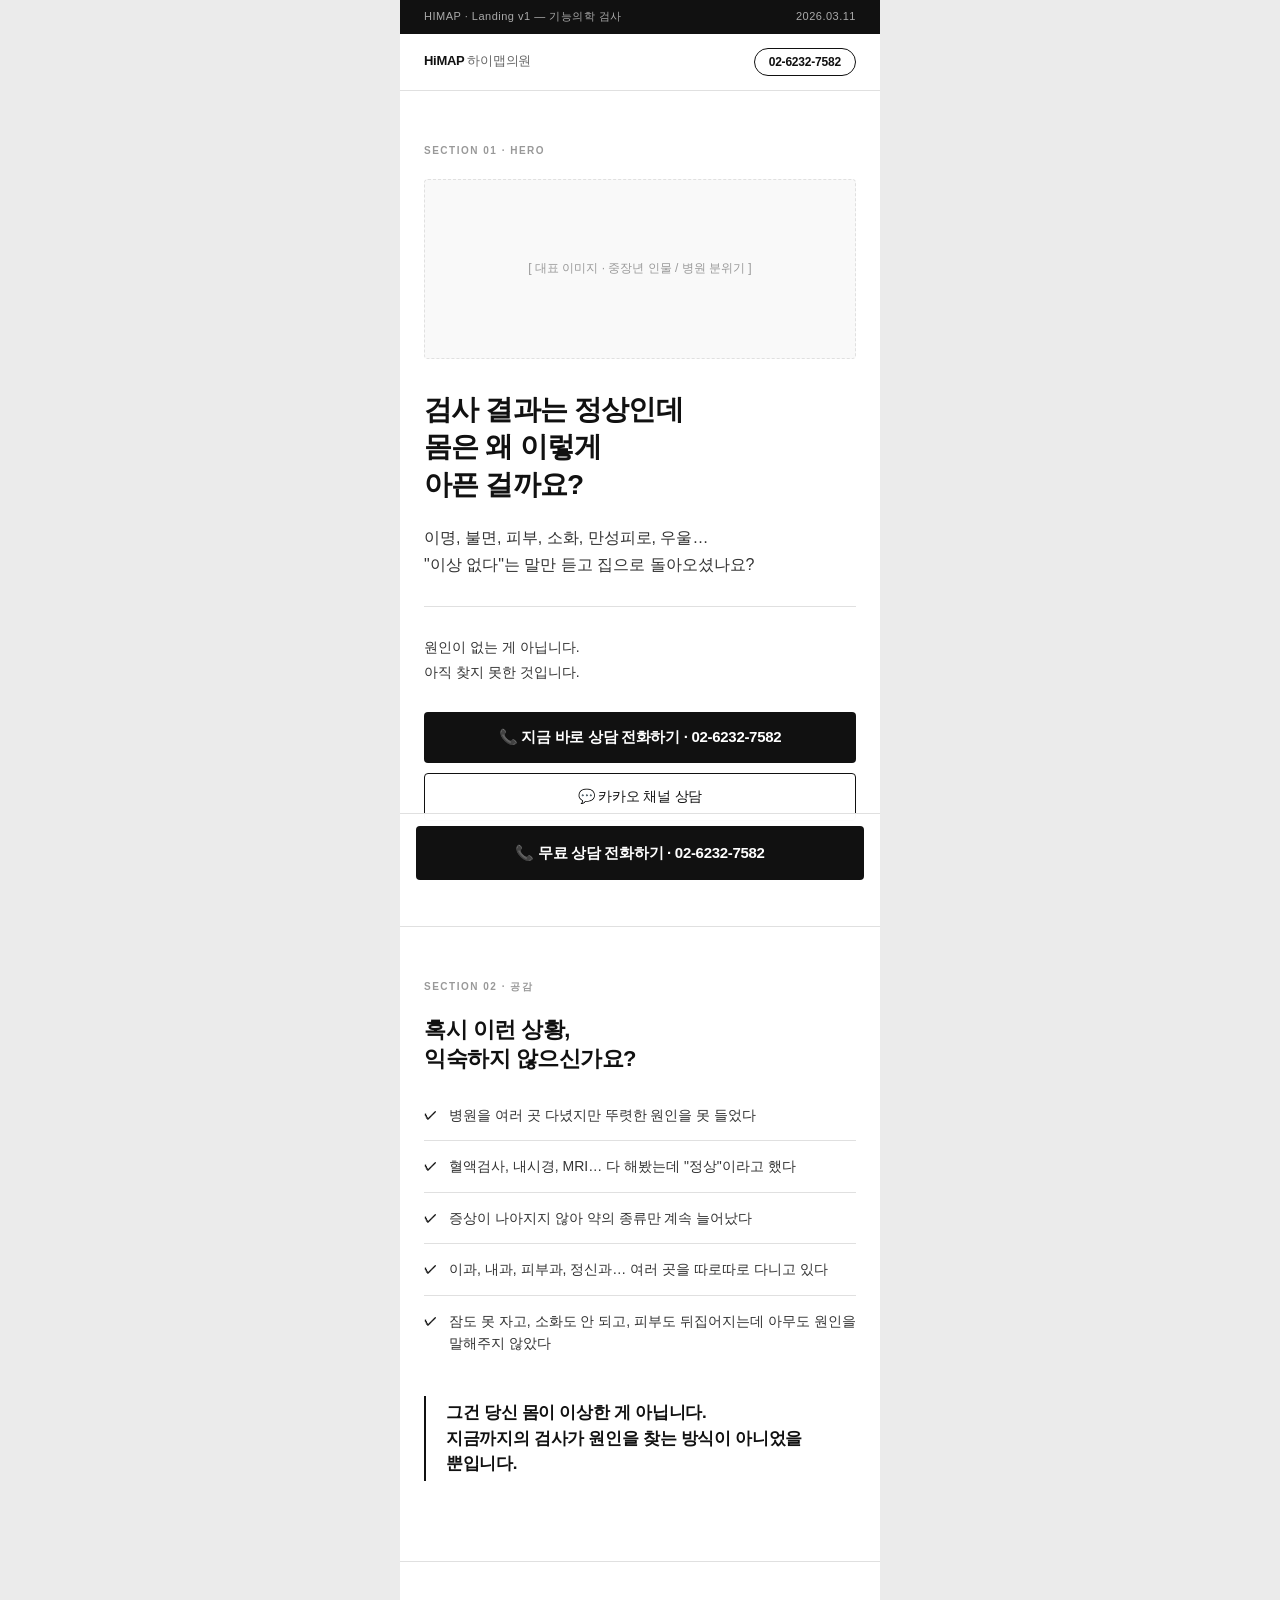
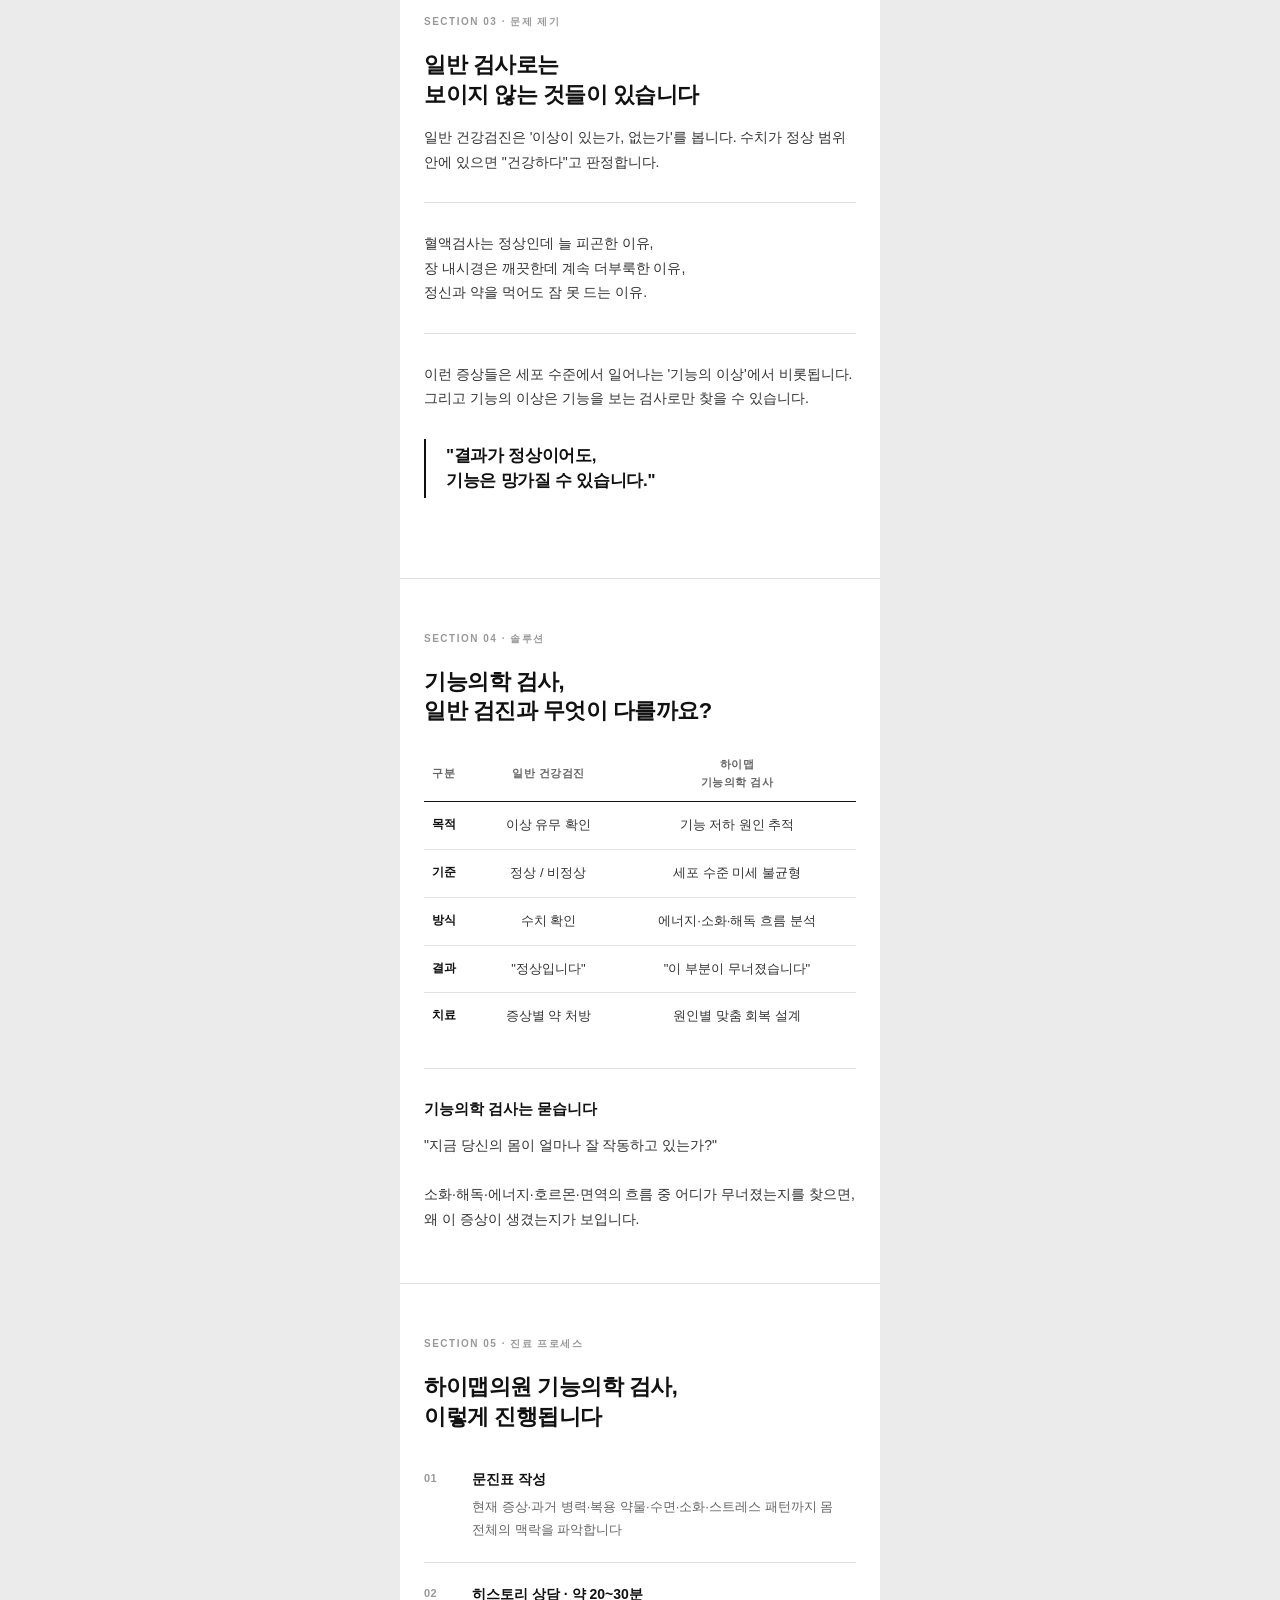
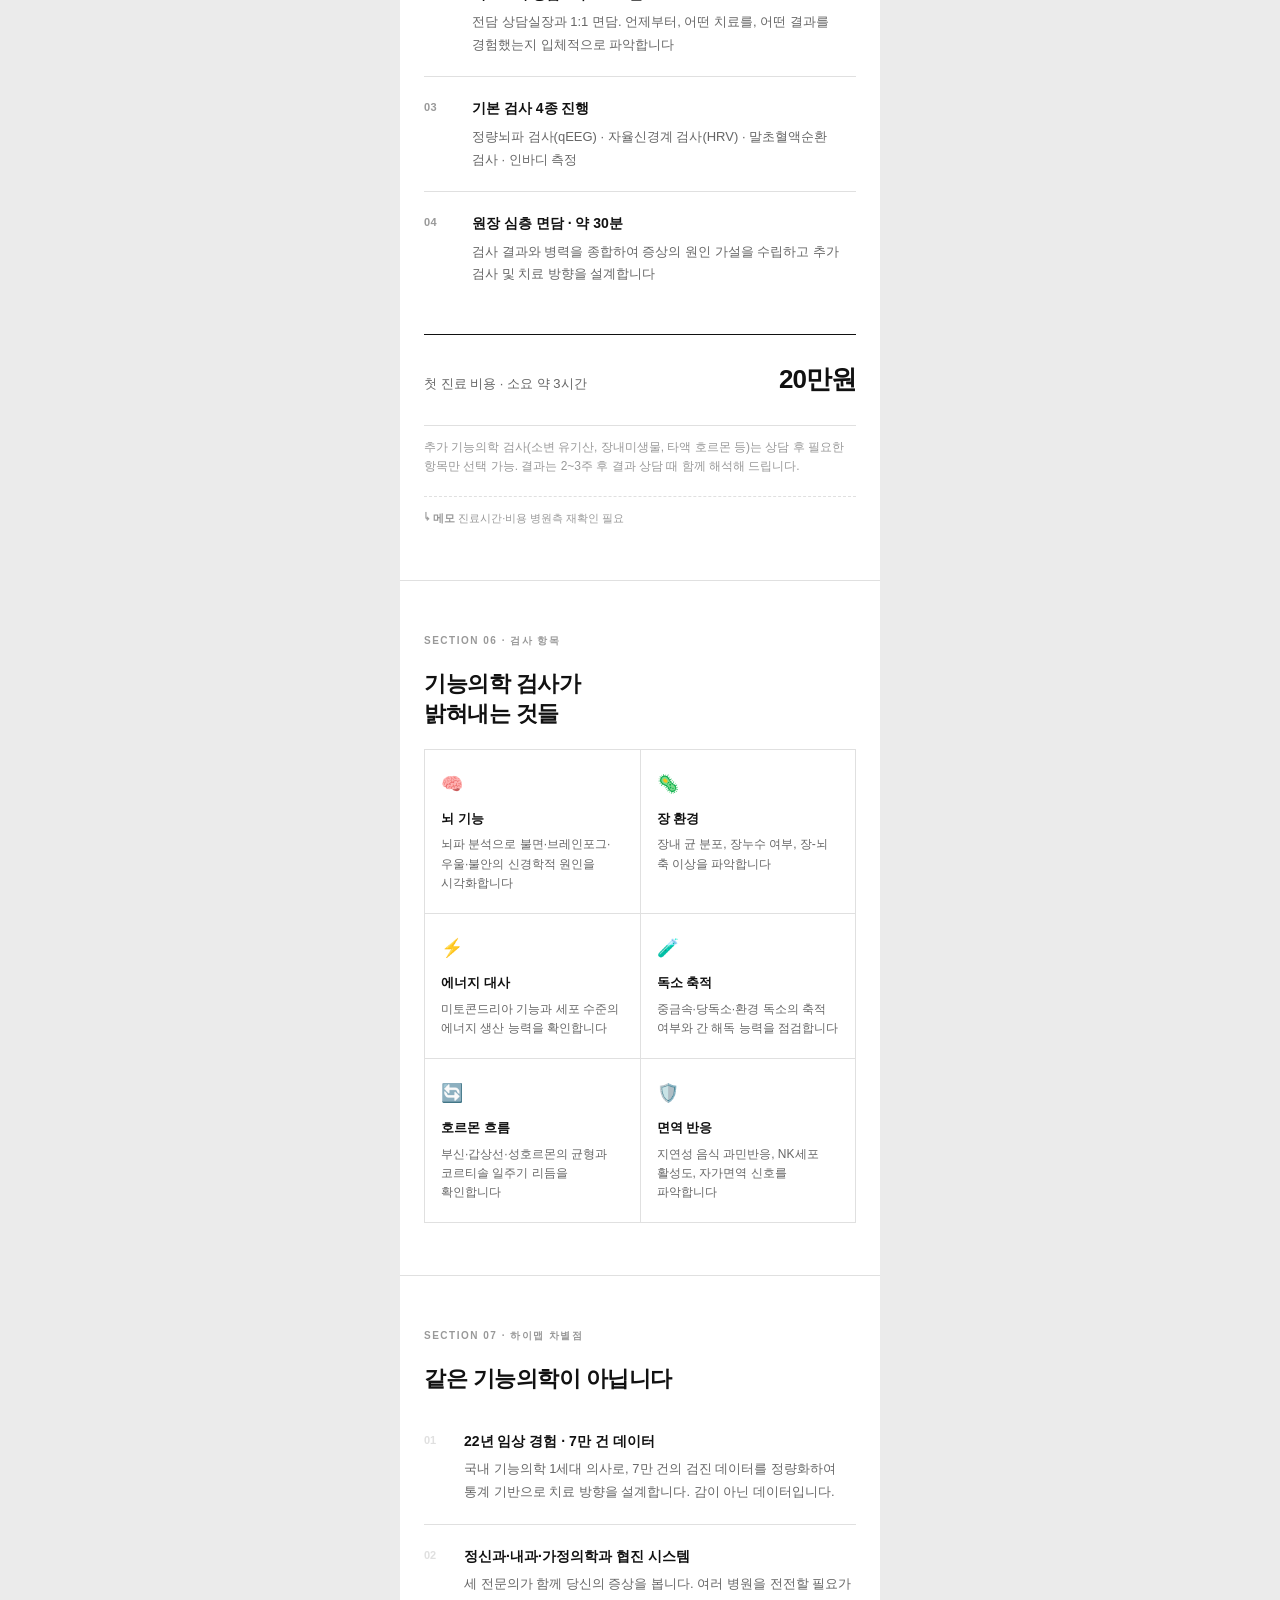
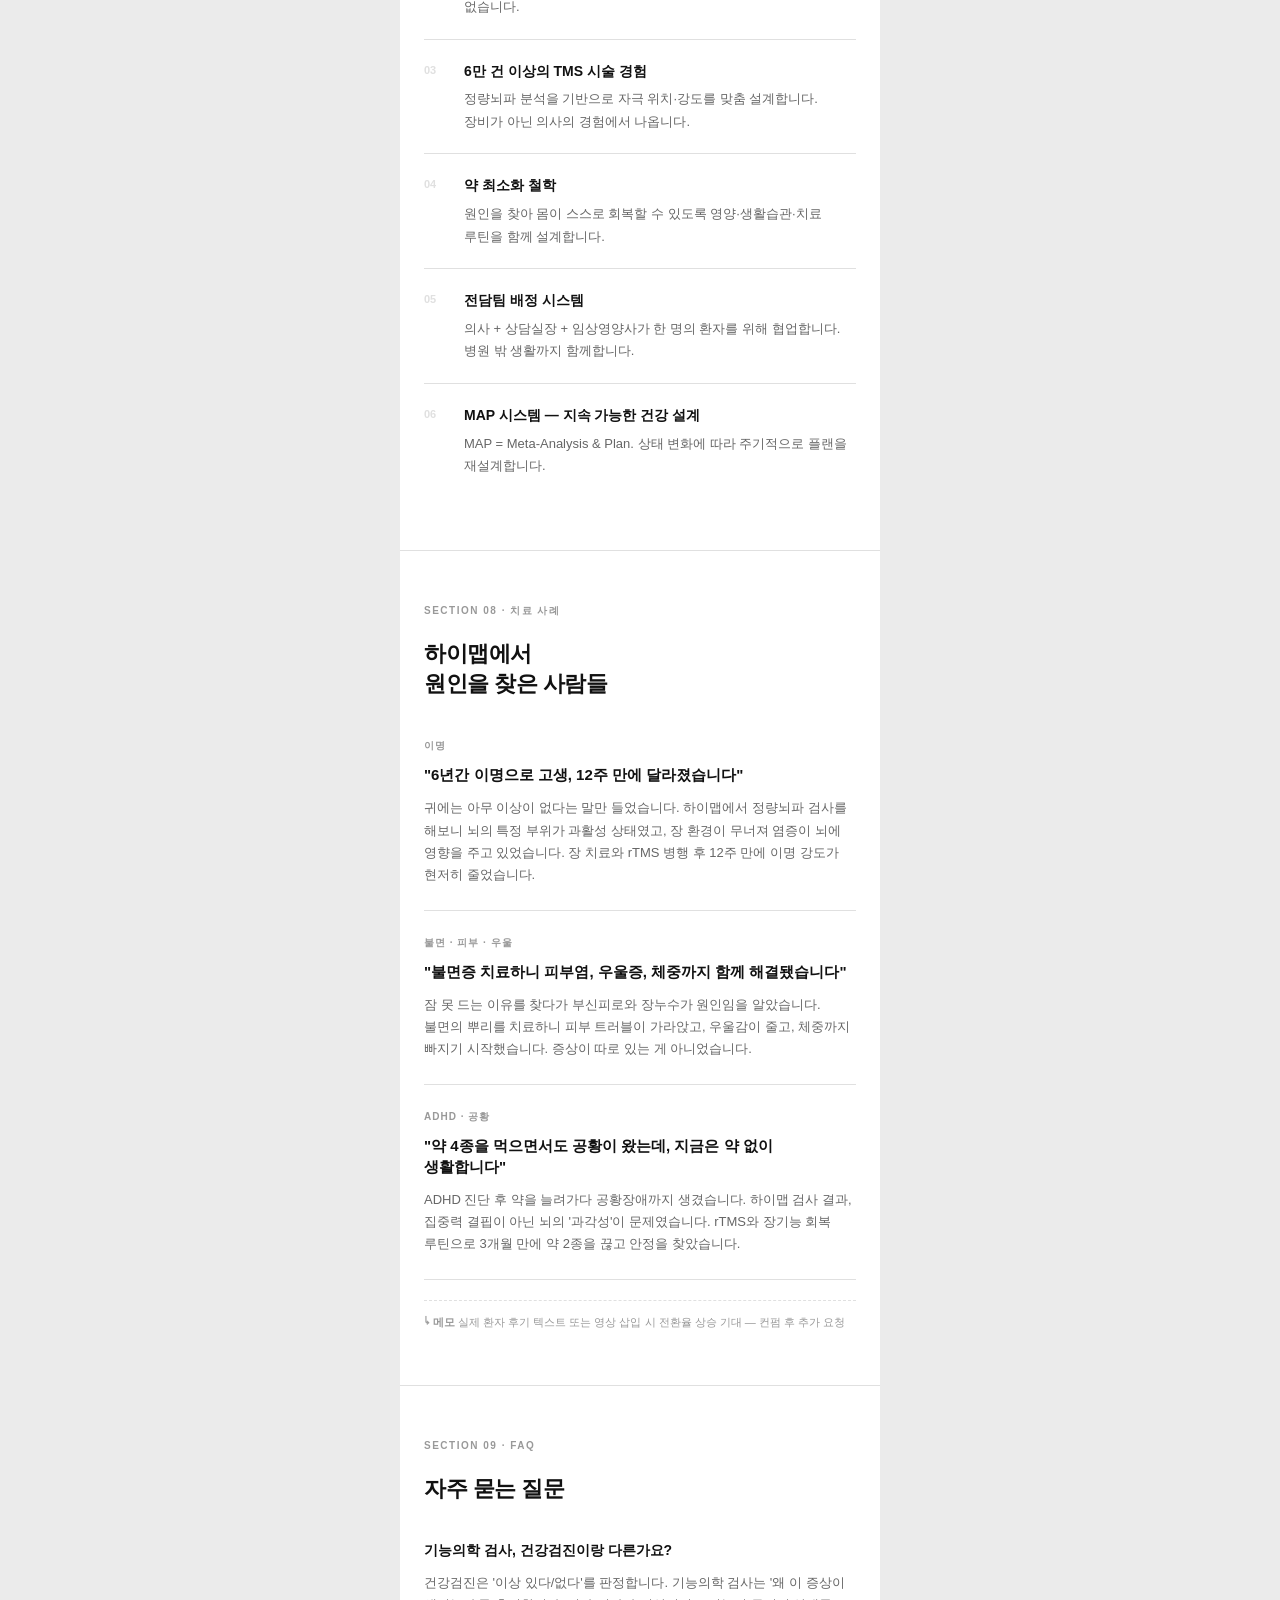
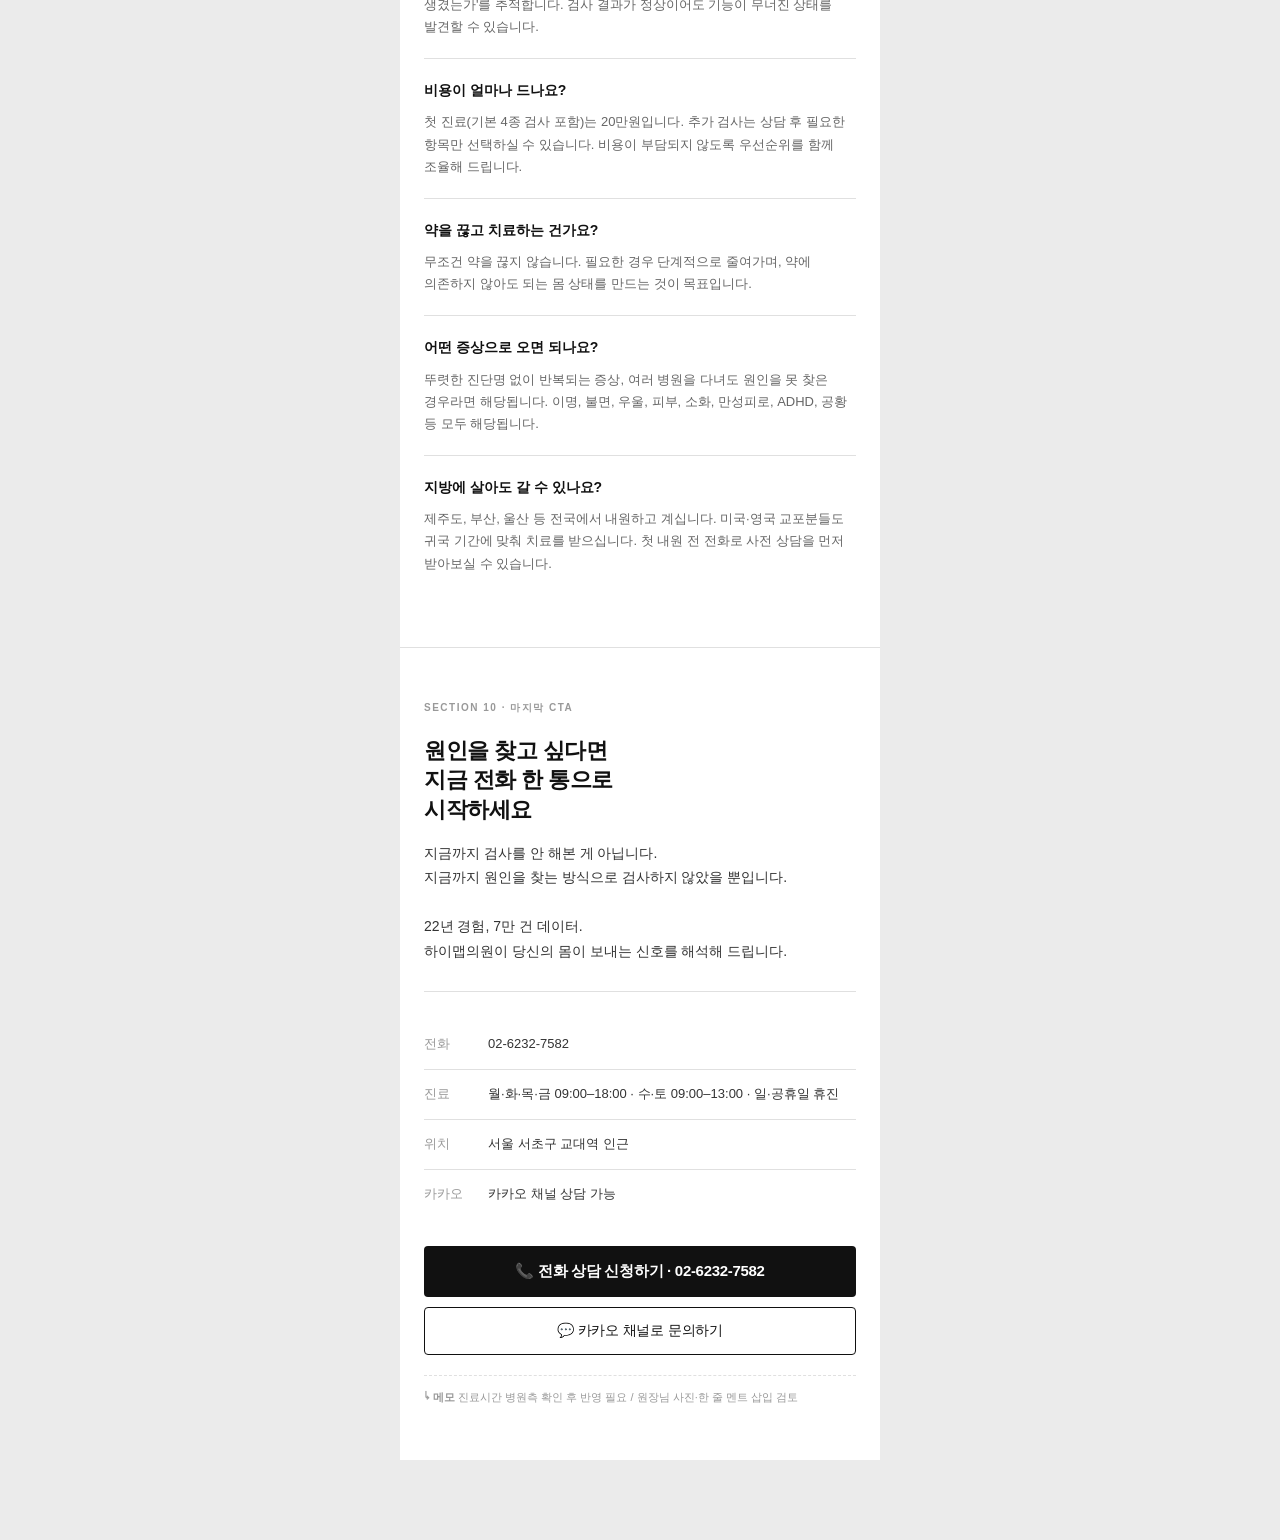
<file: clients/landing drop/highmap_landing_v1.html>
<!DOCTYPE html>
<html lang="ko">
<head>
  <meta charset="UTF-8"/>
  <meta name="viewport" content="width=device-width, initial-scale=1.0"/>
  <title>하이맵의원 · 기능의학 검사 랜딩 v1</title>
  <style>
    *, *::before, *::after { box-sizing: border-box; margin: 0; padding: 0; }

    :root {
      --black: #111;
      --gray-dark: #333;
      --gray-mid: #666;
      --gray-light: #999;
      --gray-line: #e0e0e0;
      --gray-bg: #f9f9f9;
      --white: #ffffff;
      --max-w: 480px;
    }

    html { scroll-behavior: smooth; }

    body {
      font-family: -apple-system, 'SF Pro Text', 'Helvetica Neue', Arial, 'Apple SD Gothic Neo', sans-serif;
      background: #ebebeb;
      color: var(--black);
      font-size: 15px;
      line-height: 1.6;
      -webkit-font-smoothing: antialiased;
    }

    /* ── 공통 래퍼 ── */
    .page {
      width: 100%;
      max-width: var(--max-w);
      margin: 0 auto;
      background: var(--white);
    }

    /* ── 버전 바 ── */
    .version-bar {
      width: 100%;
      max-width: var(--max-w);
      margin: 0 auto;
      background: var(--black);
      color: #aaa;
      font-size: 11px;
      letter-spacing: 0.5px;
      padding: 8px 24px;
      display: flex;
      justify-content: space-between;
    }

    /* ── 상단 고정 헤더 ── */
    .header {
      position: sticky;
      top: 0;
      z-index: 100;
      background: rgba(255,255,255,0.92);
      backdrop-filter: blur(12px);
      -webkit-backdrop-filter: blur(12px);
      border-bottom: 1px solid var(--gray-line);
      padding: 14px 24px;
      display: flex;
      justify-content: space-between;
      align-items: center;
    }
    .header .logo {
      font-size: 13px;
      font-weight: 700;
      letter-spacing: -0.3px;
      color: var(--black);
    }
    .header .logo span { font-weight: 300; color: var(--gray-mid); }
    .header .h-cta {
      font-size: 12px;
      font-weight: 600;
      color: var(--black);
      background: none;
      border: 1px solid var(--black);
      border-radius: 20px;
      padding: 6px 14px;
      cursor: pointer;
      letter-spacing: -0.2px;
    }

    /* ── 섹션 공통 ── */
    .section {
      padding: 52px 24px;
      border-bottom: 1px solid var(--gray-line);
    }
    .section:last-child { border-bottom: none; }

    /* ── 섹션 레이블 ── */
    .sec-label {
      font-size: 10px;
      font-weight: 600;
      letter-spacing: 1.5px;
      text-transform: uppercase;
      color: var(--gray-light);
      margin-bottom: 20px;
    }

    /* ── 타이포그래피 ── */
    h1 {
      font-size: 28px;
      font-weight: 700;
      line-height: 1.35;
      letter-spacing: -0.8px;
      color: var(--black);
      margin-bottom: 20px;
      word-break: keep-all;
    }
    h2 {
      font-size: 22px;
      font-weight: 700;
      line-height: 1.35;
      letter-spacing: -0.5px;
      color: var(--black);
      margin-bottom: 16px;
      word-break: keep-all;
    }
    h3 {
      font-size: 15px;
      font-weight: 600;
      color: var(--black);
      margin-bottom: 12px;
      word-break: keep-all;
    }
    p {
      font-size: 14px;
      color: var(--gray-dark);
      line-height: 1.75;
      word-break: keep-all;
    }
    .lead {
      font-size: 16px;
      color: var(--gray-dark);
      line-height: 1.7;
      word-break: keep-all;
    }
    .caption {
      font-size: 12px;
      color: var(--gray-light);
      line-height: 1.6;
      word-break: keep-all;
    }

    /* ── 이미지 플레이스홀더 ── */
    .img-ph {
      width: 100%;
      height: 180px;
      background: var(--gray-bg);
      border: 1px dashed var(--gray-line);
      border-radius: 4px;
      display: flex;
      align-items: center;
      justify-content: center;
      font-size: 12px;
      color: var(--gray-light);
      margin-bottom: 32px;
    }

    /* ── CTA 버튼 ── */
    .btn-main {
      display: block;
      width: 100%;
      background: var(--black);
      color: var(--white);
      border: none;
      border-radius: 4px;
      padding: 16px;
      font-size: 15px;
      font-weight: 600;
      text-align: center;
      cursor: pointer;
      letter-spacing: -0.3px;
      margin-top: 28px;
    }
    .btn-sub {
      display: block;
      width: 100%;
      background: var(--white);
      color: var(--black);
      border: 1px solid var(--black);
      border-radius: 4px;
      padding: 14px;
      font-size: 14px;
      font-weight: 500;
      text-align: center;
      cursor: pointer;
      letter-spacing: -0.2px;
      margin-top: 10px;
    }

    /* ── 구분선 ── */
    hr { border: none; border-top: 1px solid var(--gray-line); margin: 28px 0; }
    .hr-thin { border: none; border-top: 1px solid var(--gray-line); margin: 0; }

    /* ── 체크리스트 ── */
    .checklist { list-style: none; padding: 0; }
    .checklist li {
      display: flex;
      gap: 12px;
      align-items: flex-start;
      padding: 14px 0;
      border-bottom: 1px solid var(--gray-line);
      font-size: 14px;
      color: var(--gray-dark);
      word-break: keep-all;
    }
    .checklist li:last-child { border-bottom: none; }
    .checklist li::before {
      content: '✓';
      font-size: 13px;
      color: var(--black);
      font-weight: 700;
      flex-shrink: 0;
      margin-top: 1px;
    }

    /* ── 인용 블록 ── */
    .blockquote {
      border-left: 2px solid var(--black);
      padding: 4px 0 4px 20px;
      margin: 28px 0;
    }
    .blockquote p {
      font-size: 17px;
      font-weight: 600;
      color: var(--black);
      line-height: 1.5;
      letter-spacing: -0.3px;
      word-break: keep-all;
    }

    /* ── 비교표 ── */
    .compare-table {
      width: 100%;
      border-collapse: collapse;
      font-size: 13px;
      margin: 20px 0;
    }
    .compare-table th {
      text-align: left;
      font-size: 11px;
      font-weight: 600;
      letter-spacing: 0.5px;
      color: var(--gray-mid);
      padding: 10px 8px;
      border-bottom: 1px solid var(--black);
    }
    .compare-table th:not(:first-child) { text-align: center; }
    .compare-table td {
      padding: 13px 8px;
      border-bottom: 1px solid var(--gray-line);
      color: var(--gray-dark);
      vertical-align: top;
      word-break: keep-all;
    }
    .compare-table td:first-child {
      font-weight: 600;
      color: var(--black);
      font-size: 12px;
      white-space: nowrap;
    }
    .compare-table td:not(:first-child) { text-align: center; font-size: 13px; }
    .compare-table tr:last-child td { border-bottom: none; }

    /* ── STEP 프로세스 ── */
    .step-list { list-style: none; padding: 0; }
    .step-item {
      display: flex;
      gap: 20px;
      padding: 20px 0;
      border-bottom: 1px solid var(--gray-line);
      align-items: flex-start;
    }
    .step-item:last-child { border-bottom: none; }
    .step-num {
      flex-shrink: 0;
      font-size: 11px;
      font-weight: 700;
      letter-spacing: 0.5px;
      color: var(--gray-light);
      padding-top: 2px;
      width: 28px;
    }
    .step-body strong {
      display: block;
      font-size: 14px;
      font-weight: 600;
      color: var(--black);
      margin-bottom: 6px;
    }
    .step-body p { font-size: 13px; color: var(--gray-mid); }

    /* ── 비용 박스 ── */
    .cost-row {
      display: flex;
      justify-content: space-between;
      align-items: baseline;
      padding: 24px 0;
      border-top: 1px solid var(--black);
      border-bottom: 1px solid var(--gray-line);
      margin-top: 28px;
    }
    .cost-row .cost-label { font-size: 13px; color: var(--gray-mid); }
    .cost-row .cost-val { font-size: 26px; font-weight: 700; letter-spacing: -1px; color: var(--black); }

    /* ── 카드 그리드 ── */
    .card-grid {
      display: grid;
      grid-template-columns: 1fr 1fr;
      gap: 1px;
      background: var(--gray-line);
      border: 1px solid var(--gray-line);
      margin-top: 20px;
    }
    .grid-card {
      background: var(--white);
      padding: 20px 16px;
    }
    .grid-card .icon { font-size: 18px; margin-bottom: 10px; }
    .grid-card strong {
      display: block;
      font-size: 13px;
      font-weight: 600;
      color: var(--black);
      margin-bottom: 6px;
    }
    .grid-card p { font-size: 12px; color: var(--gray-mid); line-height: 1.6; word-break: keep-all; }

    /* ── 강점 리스트 ── */
    .strength-list { list-style: none; padding: 0; }
    .strength-item {
      display: flex;
      gap: 20px;
      padding: 20px 0;
      border-bottom: 1px solid var(--gray-line);
      align-items: flex-start;
    }
    .strength-item:last-child { border-bottom: none; }
    .s-num {
      flex-shrink: 0;
      font-size: 11px;
      font-weight: 700;
      color: var(--gray-line);
      padding-top: 2px;
      width: 20px;
    }
    .s-body strong {
      display: block;
      font-size: 14px;
      font-weight: 600;
      color: var(--black);
      margin-bottom: 6px;
    }
    .s-body p { font-size: 13px; color: var(--gray-mid); word-break: keep-all; }

    /* ── 사례 카드 ── */
    .case-item {
      padding: 24px 0;
      border-bottom: 1px solid var(--gray-line);
    }
    .case-item:last-child { border-bottom: none; }
    .case-tag {
      font-size: 10px;
      font-weight: 600;
      letter-spacing: 1px;
      text-transform: uppercase;
      color: var(--gray-light);
      margin-bottom: 10px;
    }
    .case-title {
      font-size: 15px;
      font-weight: 600;
      color: var(--black);
      margin-bottom: 12px;
      line-height: 1.4;
      word-break: keep-all;
    }
    .case-body {
      font-size: 13px;
      color: var(--gray-mid);
      line-height: 1.7;
      word-break: keep-all;
    }

    /* ── FAQ ── */
    .faq-item {
      padding: 20px 0;
      border-bottom: 1px solid var(--gray-line);
    }
    .faq-item:last-child { border-bottom: none; }
    .faq-q {
      font-size: 14px;
      font-weight: 600;
      color: var(--black);
      margin-bottom: 10px;
      word-break: keep-all;
    }
    .faq-a {
      font-size: 13px;
      color: var(--gray-mid);
      line-height: 1.7;
      word-break: keep-all;
    }

    /* ── 정보 로우 ── */
    .info-list { list-style: none; padding: 0; }
    .info-item {
      display: flex;
      gap: 16px;
      padding: 14px 0;
      border-bottom: 1px solid var(--gray-line);
      font-size: 13px;
    }
    .info-item:last-child { border-bottom: none; }
    .info-item .i-label { color: var(--gray-light); flex-shrink: 0; width: 48px; }
    .info-item .i-val { color: var(--gray-dark); }

    /* ── 와이어프레임 메모 ── */
    .wf-memo {
      font-size: 11px;
      color: var(--gray-light);
      border-top: 1px dashed var(--gray-line);
      margin-top: 20px;
      padding-top: 12px;
    }
    .wf-memo::before { content: '↳ 메모  '; font-weight: 600; }

    /* ── 하단 고정 CTA ── */
    .sticky-cta {
      position: fixed;
      bottom: 0;
      left: 50%;
      transform: translateX(-50%);
      width: 100%;
      max-width: var(--max-w);
      padding: 12px 16px 20px;
      background: rgba(255,255,255,0.95);
      backdrop-filter: blur(12px);
      border-top: 1px solid var(--gray-line);
      z-index: 200;
    }
    .sticky-cta a {
      display: block;
      background: var(--black);
      color: var(--white);
      border-radius: 4px;
      padding: 15px;
      font-size: 15px;
      font-weight: 600;
      text-align: center;
      text-decoration: none;
      letter-spacing: -0.3px;
    }
    .bottom-spacer { height: 80px; }
  </style>
</head>
<body>

<div class="version-bar">
  <span>HIMAP · Landing v1 — 기능의학 검사</span>
  <span>2026.03.11</span>
</div>

<div class="page">

  <!-- HEADER -->
  <div class="header">
    <div class="logo">HiMAP <span>하이맵의원</span></div>
    <button class="h-cta">02-6232-7582</button>
  </div>

  <!-- ───── S01 HERO ───── -->
  <section class="section">
    <div class="sec-label">Section 01 · Hero</div>
    <div class="img-ph">[ 대표 이미지 · 중장년 인물 / 병원 분위기 ]</div>
    <h1>검사 결과는 정상인데<br>몸은 왜 이렇게<br>아픈 걸까요?</h1>
    <p class="lead">
      이명, 불면, 피부, 소화, 만성피로, 우울…<br>
      "이상 없다"는 말만 듣고 집으로 돌아오셨나요?
    </p>
    <hr/>
    <p>원인이 없는 게 아닙니다.<br>아직 찾지 못한 것입니다.</p>
    <button class="btn-main">📞 지금 바로 상담 전화하기 · 02-6232-7582</button>
    <button class="btn-sub">💬 카카오 채널 상담</button>
    <p class="wf-memo">히어로 이미지: 중장년 여성이 피로한 표정으로 앉아있는 장면 권장</p>
  </section>

  <!-- ───── S02 공감 ───── -->
  <section class="section">
    <div class="sec-label">Section 02 · 공감</div>
    <h2>혹시 이런 상황,<br>익숙하지 않으신가요?</h2>
    <ul class="checklist">
      <li>병원을 여러 곳 다녔지만 뚜렷한 원인을 못 들었다</li>
      <li>혈액검사, 내시경, MRI… 다 해봤는데 "정상"이라고 했다</li>
      <li>증상이 나아지지 않아 약의 종류만 계속 늘어났다</li>
      <li>이과, 내과, 피부과, 정신과… 여러 곳을 따로따로 다니고 있다</li>
      <li>잠도 못 자고, 소화도 안 되고, 피부도 뒤집어지는데 아무도 원인을 말해주지 않았다</li>
    </ul>
    <div class="blockquote" style="margin-top:28px;">
      <p>그건 당신 몸이 이상한 게 아닙니다.<br>지금까지의 검사가 원인을 찾는 방식이 아니었을 뿐입니다.</p>
    </div>
  </section>

  <!-- ───── S03 문제 제기 ───── -->
  <section class="section">
    <div class="sec-label">Section 03 · 문제 제기</div>
    <h2>일반 검사로는<br>보이지 않는 것들이 있습니다</h2>
    <p>일반 건강검진은 '이상이 있는가, 없는가'를 봅니다. 수치가 정상 범위 안에 있으면 "건강하다"고 판정합니다.</p>
    <hr/>
    <p>혈액검사는 정상인데 늘 피곤한 이유,<br>장 내시경은 깨끗한데 계속 더부룩한 이유,<br>정신과 약을 먹어도 잠 못 드는 이유.</p>
    <hr/>
    <p>이런 증상들은 세포 수준에서 일어나는 '기능의 이상'에서 비롯됩니다.<br>그리고 기능의 이상은 기능을 보는 검사로만 찾을 수 있습니다.</p>
    <div class="blockquote">
      <p>"결과가 정상이어도,<br>기능은 망가질 수 있습니다."</p>
    </div>
  </section>

  <!-- ───── S04 솔루션 ───── -->
  <section class="section">
    <div class="sec-label">Section 04 · 솔루션</div>
    <h2>기능의학 검사,<br>일반 검진과 무엇이 다를까요?</h2>
    <table class="compare-table">
      <thead>
        <tr>
          <th>구분</th>
          <th>일반 건강검진</th>
          <th>하이맵<br>기능의학 검사</th>
        </tr>
      </thead>
      <tbody>
        <tr><td>목적</td><td>이상 유무 확인</td><td>기능 저하 원인 추적</td></tr>
        <tr><td>기준</td><td>정상 / 비정상</td><td>세포 수준 미세 불균형</td></tr>
        <tr><td>방식</td><td>수치 확인</td><td>에너지·소화·해독 흐름 분석</td></tr>
        <tr><td>결과</td><td>"정상입니다"</td><td>"이 부분이 무너졌습니다"</td></tr>
        <tr><td>치료</td><td>증상별 약 처방</td><td>원인별 맞춤 회복 설계</td></tr>
      </tbody>
    </table>
    <hr/>
    <h3>기능의학 검사는 묻습니다</h3>
    <p>"지금 당신의 몸이 얼마나 잘 작동하고 있는가?"<br><br>소화·해독·에너지·호르몬·면역의 흐름 중 어디가 무너졌는지를 찾으면, 왜 이 증상이 생겼는지가 보입니다.</p>
  </section>

  <!-- ───── S05 프로세스 ───── -->
  <section class="section">
    <div class="sec-label">Section 05 · 진료 프로세스</div>
    <h2>하이맵의원 기능의학 검사,<br>이렇게 진행됩니다</h2>
    <ul class="step-list">
      <li class="step-item">
        <div class="step-num">01</div>
        <div class="step-body">
          <strong>문진표 작성</strong>
          <p>현재 증상·과거 병력·복용 약물·수면·소화·스트레스 패턴까지 몸 전체의 맥락을 파악합니다</p>
        </div>
      </li>
      <li class="step-item">
        <div class="step-num">02</div>
        <div class="step-body">
          <strong>히스토리 상담 · 약 20~30분</strong>
          <p>전담 상담실장과 1:1 면담. 언제부터, 어떤 치료를, 어떤 결과를 경험했는지 입체적으로 파악합니다</p>
        </div>
      </li>
      <li class="step-item">
        <div class="step-num">03</div>
        <div class="step-body">
          <strong>기본 검사 4종 진행</strong>
          <p>정량뇌파 검사(qEEG) · 자율신경계 검사(HRV) · 말초혈액순환 검사 · 인바디 측정</p>
        </div>
      </li>
      <li class="step-item">
        <div class="step-num">04</div>
        <div class="step-body">
          <strong>원장 심층 면담 · 약 30분</strong>
          <p>검사 결과와 병력을 종합하여 증상의 원인 가설을 수립하고 추가 검사 및 치료 방향을 설계합니다</p>
        </div>
      </li>
    </ul>
    <div class="cost-row">
      <span class="cost-label">첫 진료 비용 · 소요 약 3시간</span>
      <span class="cost-val">20만원</span>
    </div>
    <p class="caption" style="margin-top:12px;">추가 기능의학 검사(소변 유기산, 장내미생물, 타액 호르몬 등)는 상담 후 필요한 항목만 선택 가능. 결과는 2~3주 후 결과 상담 때 함께 해석해 드립니다.</p>
    <p class="wf-memo">진료시간·비용 병원측 재확인 필요</p>
  </section>

  <!-- ───── S06 검사 항목 ───── -->
  <section class="section">
    <div class="sec-label">Section 06 · 검사 항목</div>
    <h2>기능의학 검사가<br>밝혀내는 것들</h2>
    <div class="card-grid">
      <div class="grid-card">
        <div class="icon">🧠</div>
        <strong>뇌 기능</strong>
        <p>뇌파 분석으로 불면·브레인포그·우울·불안의 신경학적 원인을 시각화합니다</p>
      </div>
      <div class="grid-card">
        <div class="icon">🦠</div>
        <strong>장 환경</strong>
        <p>장내 균 분포, 장누수 여부, 장-뇌 축 이상을 파악합니다</p>
      </div>
      <div class="grid-card">
        <div class="icon">⚡</div>
        <strong>에너지 대사</strong>
        <p>미토콘드리아 기능과 세포 수준의 에너지 생산 능력을 확인합니다</p>
      </div>
      <div class="grid-card">
        <div class="icon">🧪</div>
        <strong>독소 축적</strong>
        <p>중금속·당독소·환경 독소의 축적 여부와 간 해독 능력을 점검합니다</p>
      </div>
      <div class="grid-card">
        <div class="icon">🔄</div>
        <strong>호르몬 흐름</strong>
        <p>부신·갑상선·성호르몬의 균형과 코르티솔 일주기 리듬을 확인합니다</p>
      </div>
      <div class="grid-card">
        <div class="icon">🛡️</div>
        <strong>면역 반응</strong>
        <p>지연성 음식 과민반응, NK세포 활성도, 자가면역 신호를 파악합니다</p>
      </div>
    </div>
  </section>

  <!-- ───── S07 차별점 ───── -->
  <section class="section">
    <div class="sec-label">Section 07 · 하이맵 차별점</div>
    <h2>같은 기능의학이 아닙니다</h2>
    <ul class="strength-list">
      <li class="strength-item">
        <div class="s-num">01</div>
        <div class="s-body">
          <strong>22년 임상 경험 · 7만 건 데이터</strong>
          <p>국내 기능의학 1세대 의사로, 7만 건의 검진 데이터를 정량화하여 통계 기반으로 치료 방향을 설계합니다. 감이 아닌 데이터입니다.</p>
        </div>
      </li>
      <li class="strength-item">
        <div class="s-num">02</div>
        <div class="s-body">
          <strong>정신과·내과·가정의학과 협진 시스템</strong>
          <p>세 전문의가 함께 당신의 증상을 봅니다. 여러 병원을 전전할 필요가 없습니다.</p>
        </div>
      </li>
      <li class="strength-item">
        <div class="s-num">03</div>
        <div class="s-body">
          <strong>6만 건 이상의 TMS 시술 경험</strong>
          <p>정량뇌파 분석을 기반으로 자극 위치·강도를 맞춤 설계합니다. 장비가 아닌 의사의 경험에서 나옵니다.</p>
        </div>
      </li>
      <li class="strength-item">
        <div class="s-num">04</div>
        <div class="s-body">
          <strong>약 최소화 철학</strong>
          <p>원인을 찾아 몸이 스스로 회복할 수 있도록 영양·생활습관·치료 루틴을 함께 설계합니다.</p>
        </div>
      </li>
      <li class="strength-item">
        <div class="s-num">05</div>
        <div class="s-body">
          <strong>전담팀 배정 시스템</strong>
          <p>의사 + 상담실장 + 임상영양사가 한 명의 환자를 위해 협업합니다. 병원 밖 생활까지 함께합니다.</p>
        </div>
      </li>
      <li class="strength-item">
        <div class="s-num">06</div>
        <div class="s-body">
          <strong>MAP 시스템 — 지속 가능한 건강 설계</strong>
          <p>MAP = Meta-Analysis & Plan. 상태 변화에 따라 주기적으로 플랜을 재설계합니다.</p>
        </div>
      </li>
    </ul>
  </section>

  <!-- ───── S08 사례 ───── -->
  <section class="section">
    <div class="sec-label">Section 08 · 치료 사례</div>
    <h2>하이맵에서<br>원인을 찾은 사람들</h2>
    <div class="case-item">
      <div class="case-tag">이명</div>
      <div class="case-title">"6년간 이명으로 고생, 12주 만에 달라졌습니다"</div>
      <div class="case-body">귀에는 아무 이상이 없다는 말만 들었습니다. 하이맵에서 정량뇌파 검사를 해보니 뇌의 특정 부위가 과활성 상태였고, 장 환경이 무너져 염증이 뇌에 영향을 주고 있었습니다. 장 치료와 rTMS 병행 후 12주 만에 이명 강도가 현저히 줄었습니다.</div>
    </div>
    <div class="case-item">
      <div class="case-tag">불면 · 피부 · 우울</div>
      <div class="case-title">"불면증 치료하니 피부염, 우울증, 체중까지 함께 해결됐습니다"</div>
      <div class="case-body">잠 못 드는 이유를 찾다가 부신피로와 장누수가 원인임을 알았습니다. 불면의 뿌리를 치료하니 피부 트러블이 가라앉고, 우울감이 줄고, 체중까지 빠지기 시작했습니다. 증상이 따로 있는 게 아니었습니다.</div>
    </div>
    <div class="case-item">
      <div class="case-tag">ADHD · 공황</div>
      <div class="case-title">"약 4종을 먹으면서도 공황이 왔는데, 지금은 약 없이 생활합니다"</div>
      <div class="case-body">ADHD 진단 후 약을 늘려가다 공황장애까지 생겼습니다. 하이맵 검사 결과, 집중력 결핍이 아닌 뇌의 '과각성'이 문제였습니다. rTMS와 장기능 회복 루틴으로 3개월 만에 약 2종을 끊고 안정을 찾았습니다.</div>
    </div>
    <p class="wf-memo">실제 환자 후기 텍스트 또는 영상 삽입 시 전환율 상승 기대 — 컨펌 후 추가 요청</p>
  </section>

  <!-- ───── S09 FAQ ───── -->
  <section class="section">
    <div class="sec-label">Section 09 · FAQ</div>
    <h2>자주 묻는 질문</h2>
    <div class="faq-item">
      <div class="faq-q">기능의학 검사, 건강검진이랑 다른가요?</div>
      <div class="faq-a">건강검진은 '이상 있다/없다'를 판정합니다. 기능의학 검사는 '왜 이 증상이 생겼는가'를 추적합니다. 검사 결과가 정상이어도 기능이 무너진 상태를 발견할 수 있습니다.</div>
    </div>
    <div class="faq-item">
      <div class="faq-q">비용이 얼마나 드나요?</div>
      <div class="faq-a">첫 진료(기본 4종 검사 포함)는 20만원입니다. 추가 검사는 상담 후 필요한 항목만 선택하실 수 있습니다. 비용이 부담되지 않도록 우선순위를 함께 조율해 드립니다.</div>
    </div>
    <div class="faq-item">
      <div class="faq-q">약을 끊고 치료하는 건가요?</div>
      <div class="faq-a">무조건 약을 끊지 않습니다. 필요한 경우 단계적으로 줄여가며, 약에 의존하지 않아도 되는 몸 상태를 만드는 것이 목표입니다.</div>
    </div>
    <div class="faq-item">
      <div class="faq-q">어떤 증상으로 오면 되나요?</div>
      <div class="faq-a">뚜렷한 진단명 없이 반복되는 증상, 여러 병원을 다녀도 원인을 못 찾은 경우라면 해당됩니다. 이명, 불면, 우울, 피부, 소화, 만성피로, ADHD, 공황 등 모두 해당됩니다.</div>
    </div>
    <div class="faq-item">
      <div class="faq-q">지방에 살아도 갈 수 있나요?</div>
      <div class="faq-a">제주도, 부산, 울산 등 전국에서 내원하고 계십니다. 미국·영국 교포분들도 귀국 기간에 맞춰 치료를 받으십니다. 첫 내원 전 전화로 사전 상담을 먼저 받아보실 수 있습니다.</div>
    </div>
  </section>

  <!-- ───── S10 최종 CTA ───── -->
  <section class="section">
    <div class="sec-label">Section 10 · 마지막 CTA</div>
    <h2>원인을 찾고 싶다면<br>지금 전화 한 통으로<br>시작하세요</h2>
    <p>지금까지 검사를 안 해본 게 아닙니다.<br>지금까지 원인을 찾는 방식으로 검사하지 않았을 뿐입니다.<br><br>22년 경험, 7만 건 데이터.<br>하이맵의원이 당신의 몸이 보내는 신호를 해석해 드립니다.</p>
    <hr/>
    <ul class="info-list">
      <li class="info-item"><span class="i-label">전화</span><span class="i-val">02-6232-7582</span></li>
      <li class="info-item"><span class="i-label">진료</span><span class="i-val">월·화·목·금 09:00–18:00 · 수·토 09:00–13:00 · 일·공휴일 휴진</span></li>
      <li class="info-item"><span class="i-label">위치</span><span class="i-val">서울 서초구 교대역 인근</span></li>
      <li class="info-item"><span class="i-label">카카오</span><span class="i-val">카카오 채널 상담 가능</span></li>
    </ul>
    <button class="btn-main">📞 전화 상담 신청하기 · 02-6232-7582</button>
    <button class="btn-sub">💬 카카오 채널로 문의하기</button>
    <p class="wf-memo">진료시간 병원측 확인 후 반영 필요 / 원장님 사진·한 줄 멘트 삽입 검토</p>
  </section>

</div><!-- .page -->

<div class="bottom-spacer"></div>

<!-- 하단 고정 CTA -->
<div class="sticky-cta">
  <a href="tel:02-6232-7582">📞 무료 상담 전화하기 · 02-6232-7582</a>
</div>

</body>
</html>
</file>
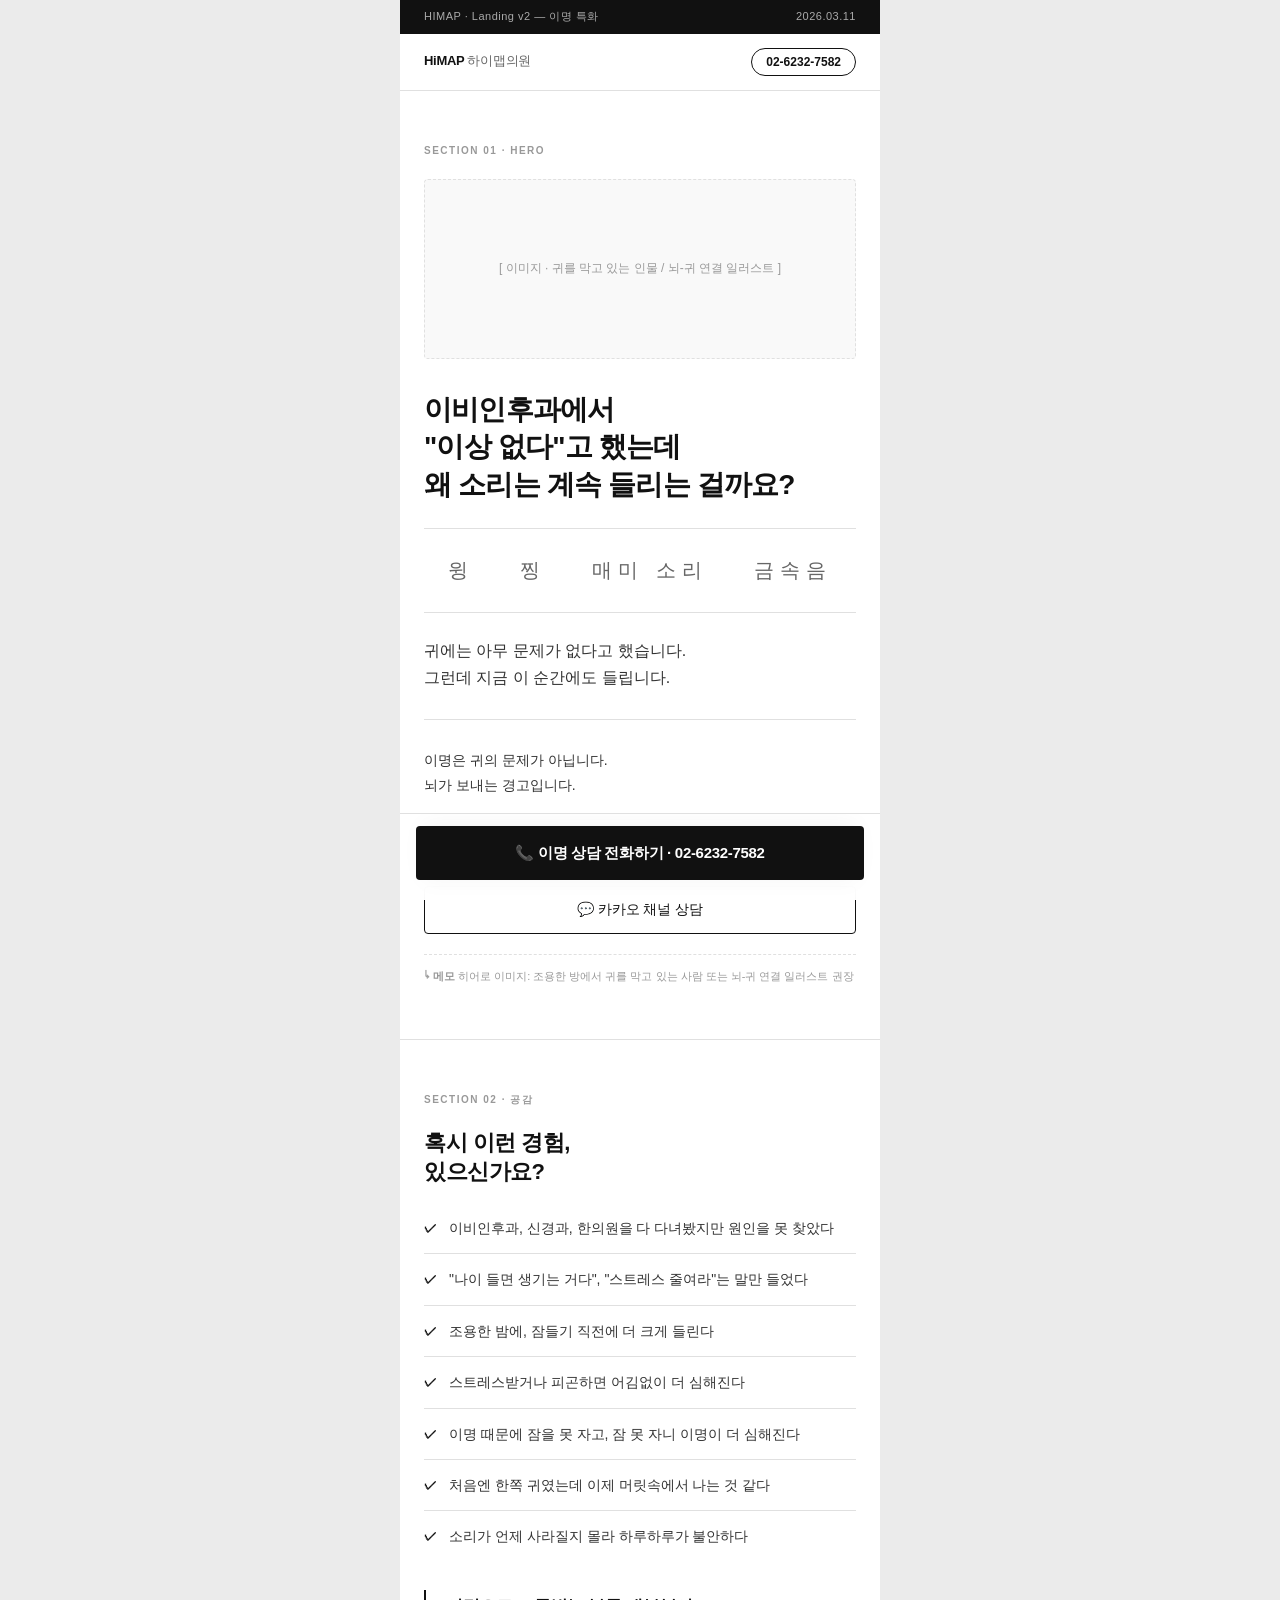
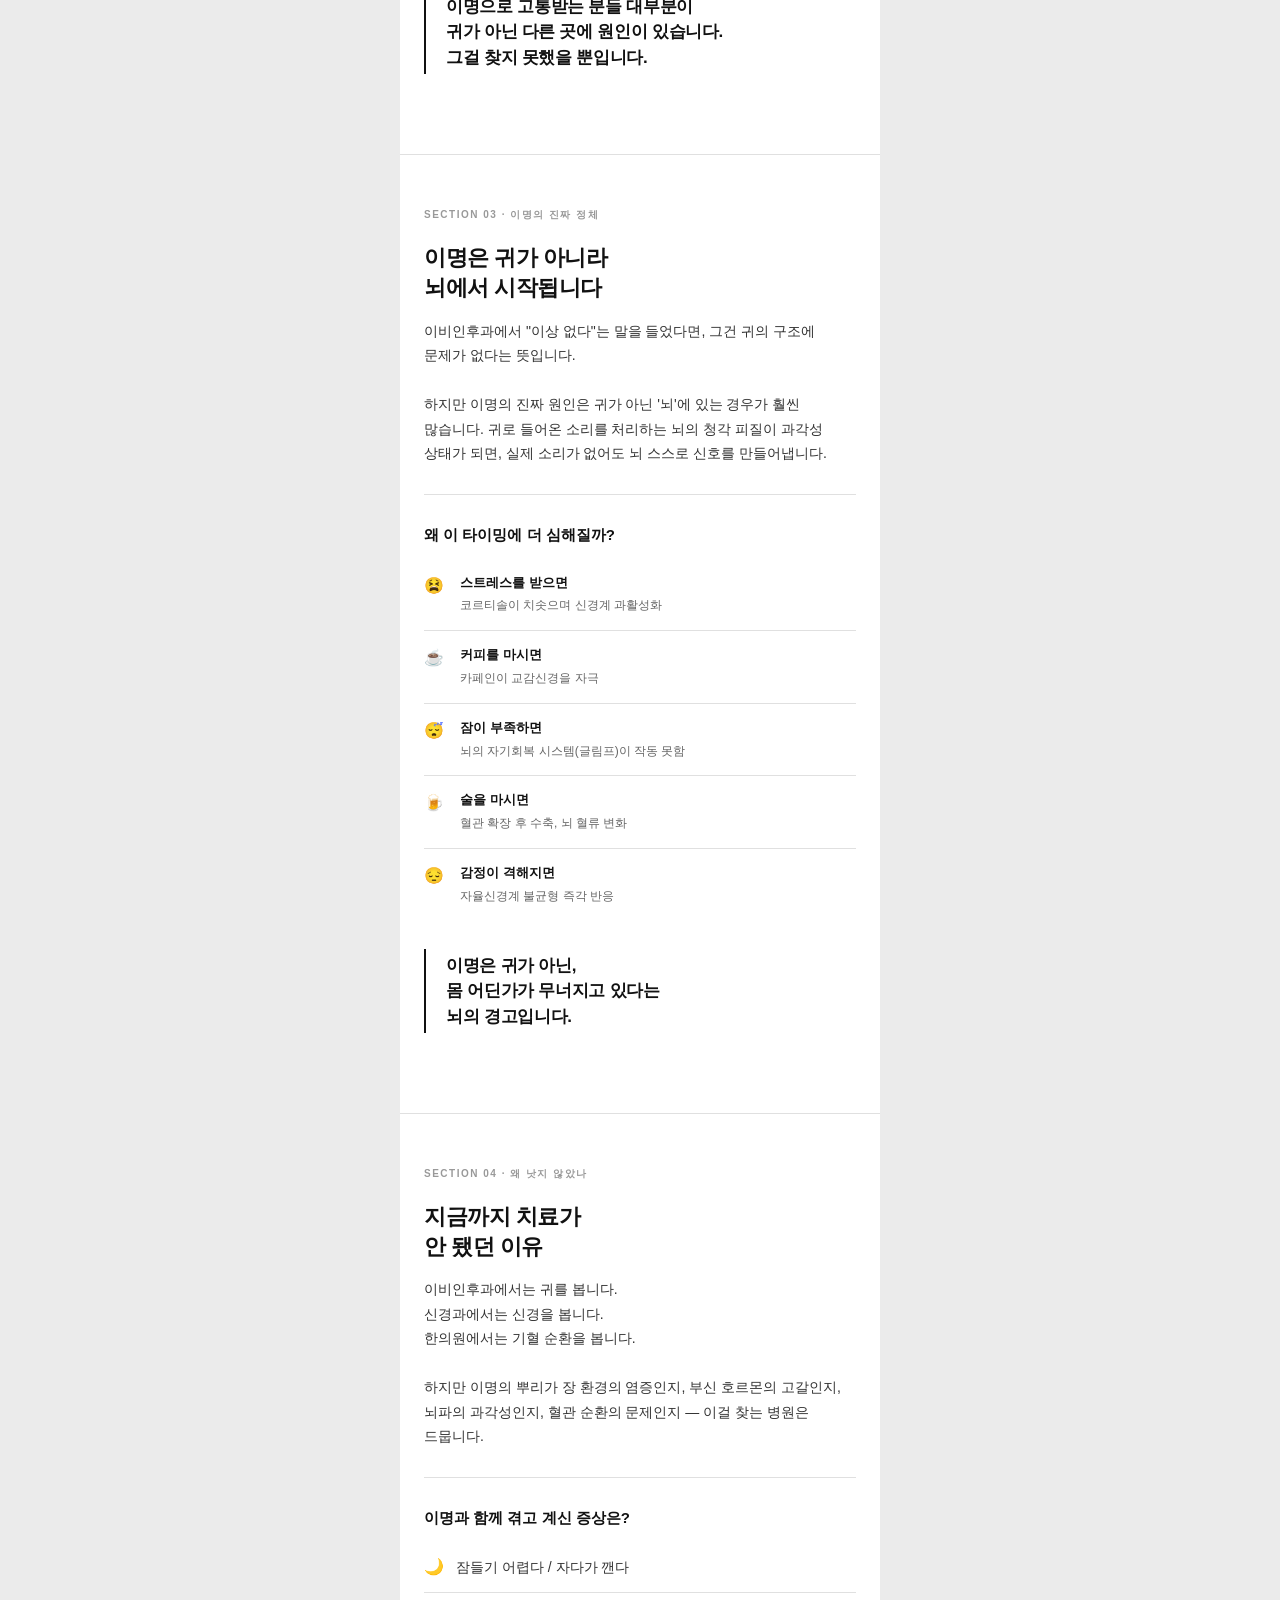
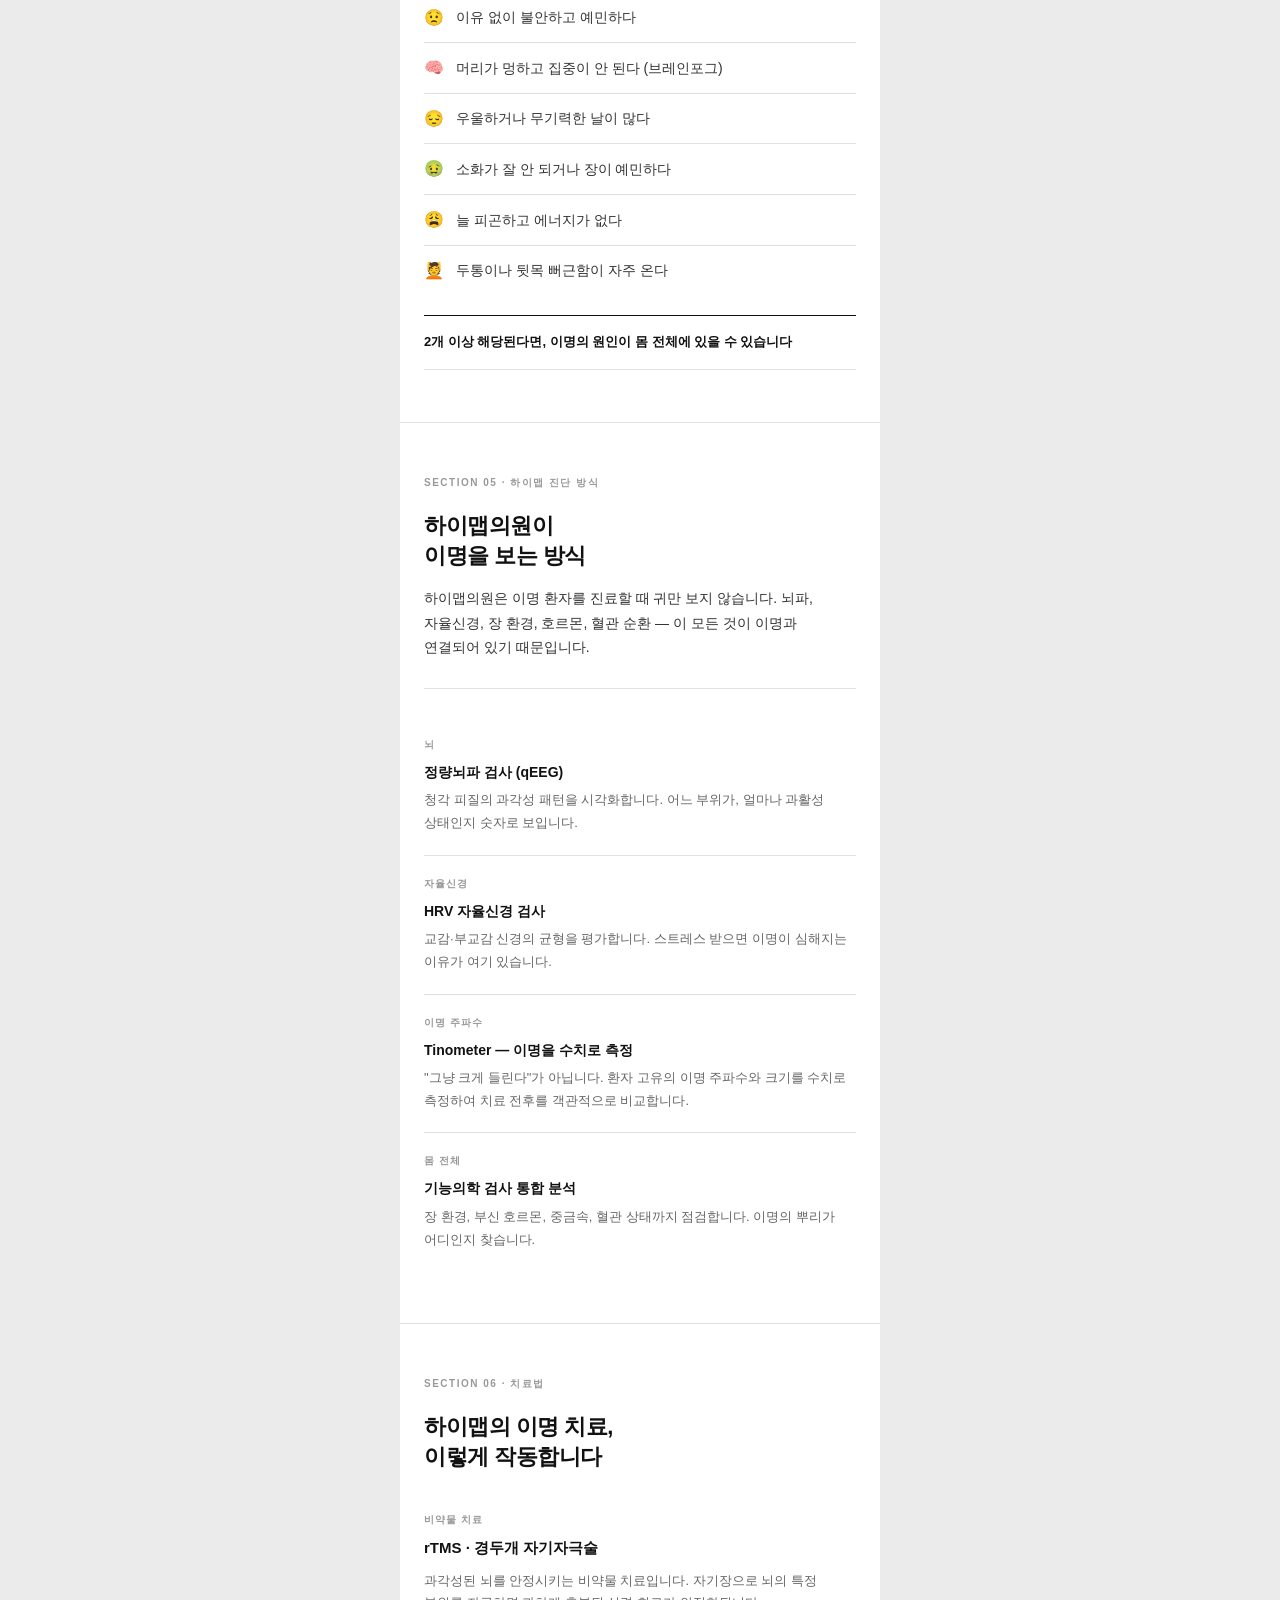
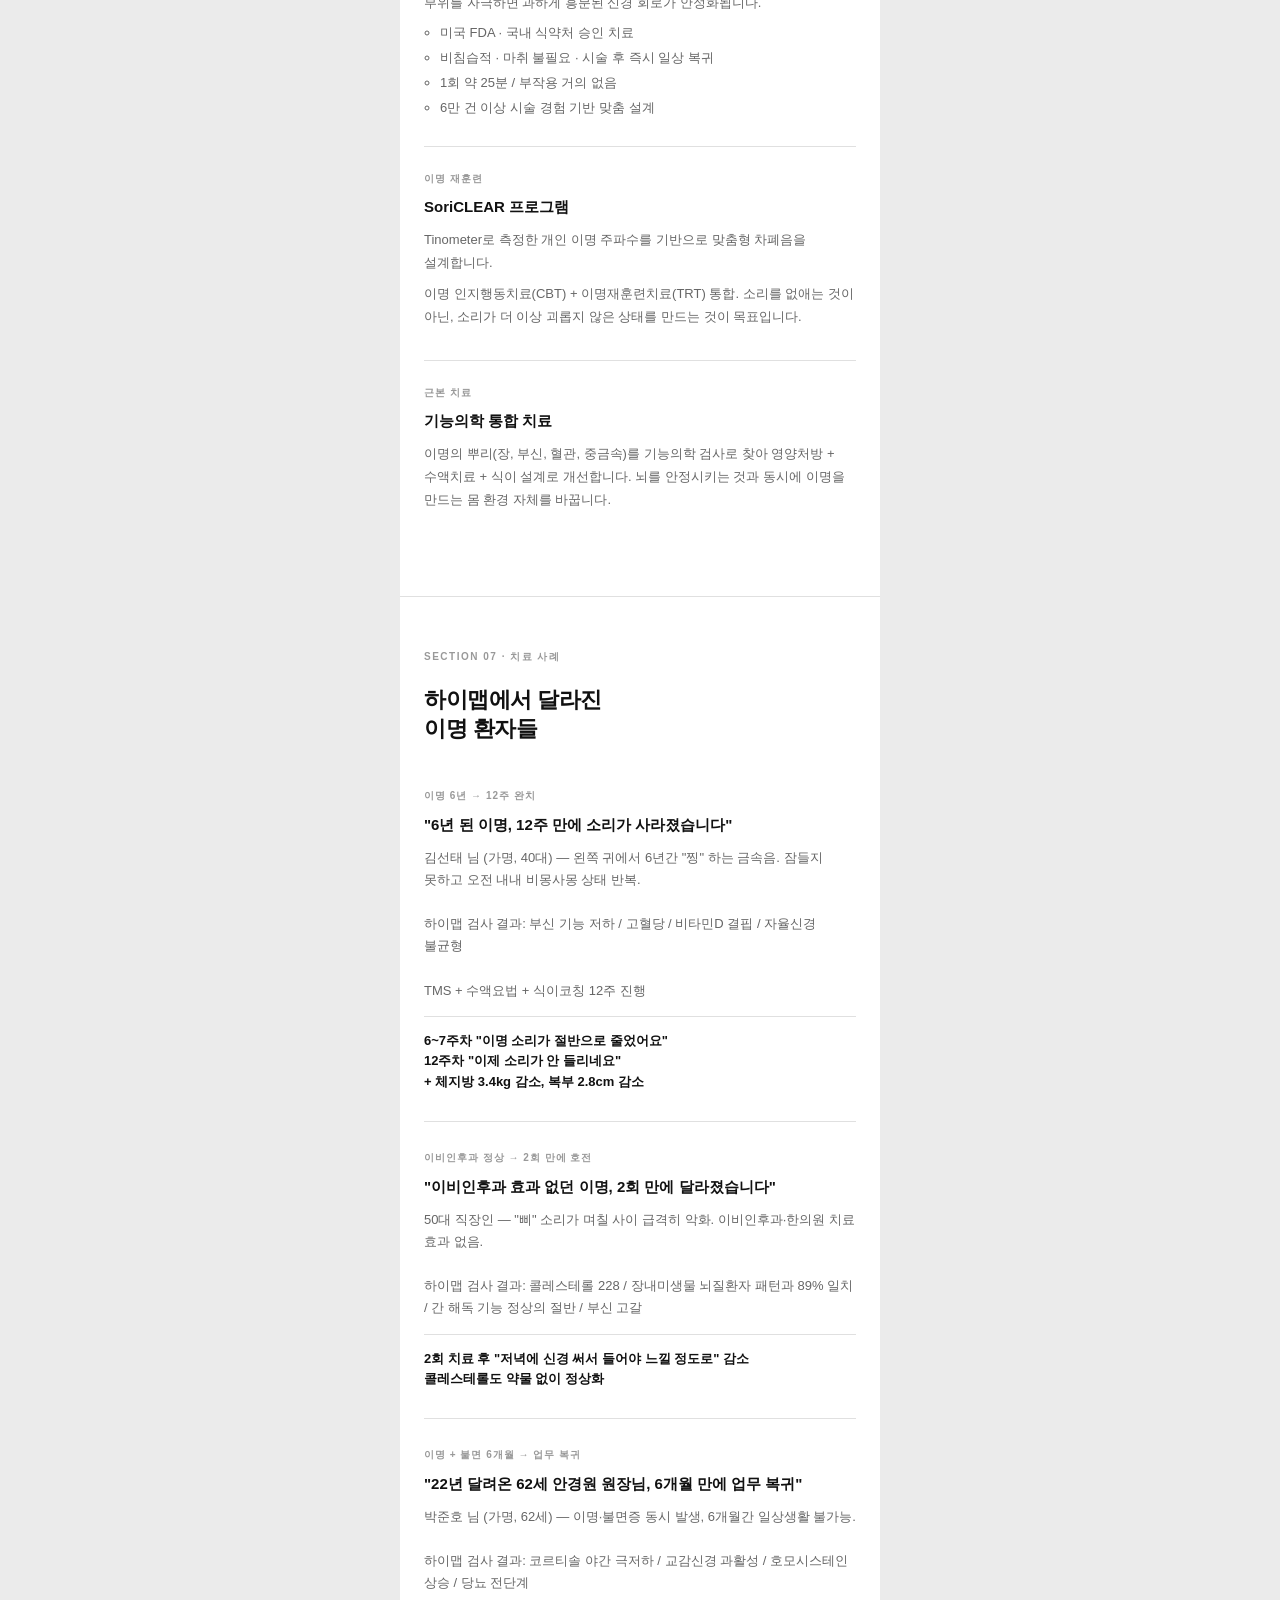
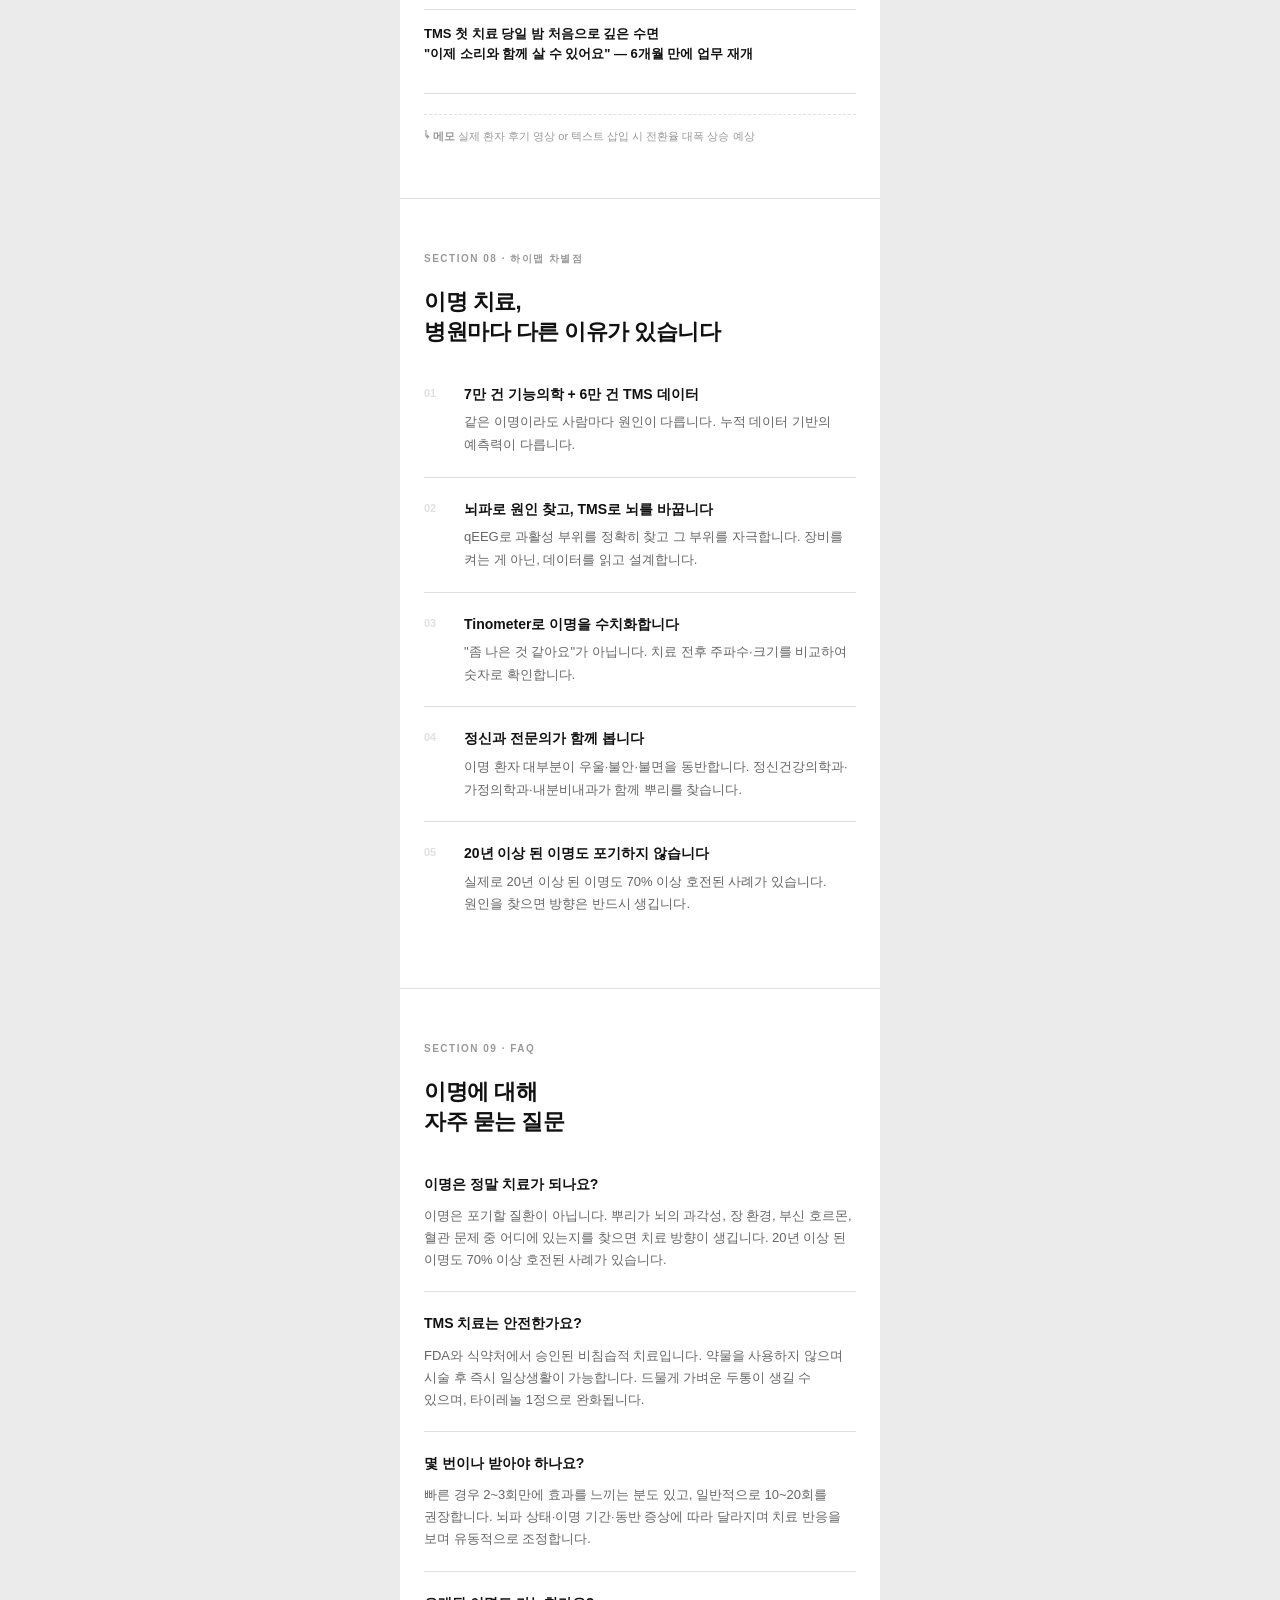
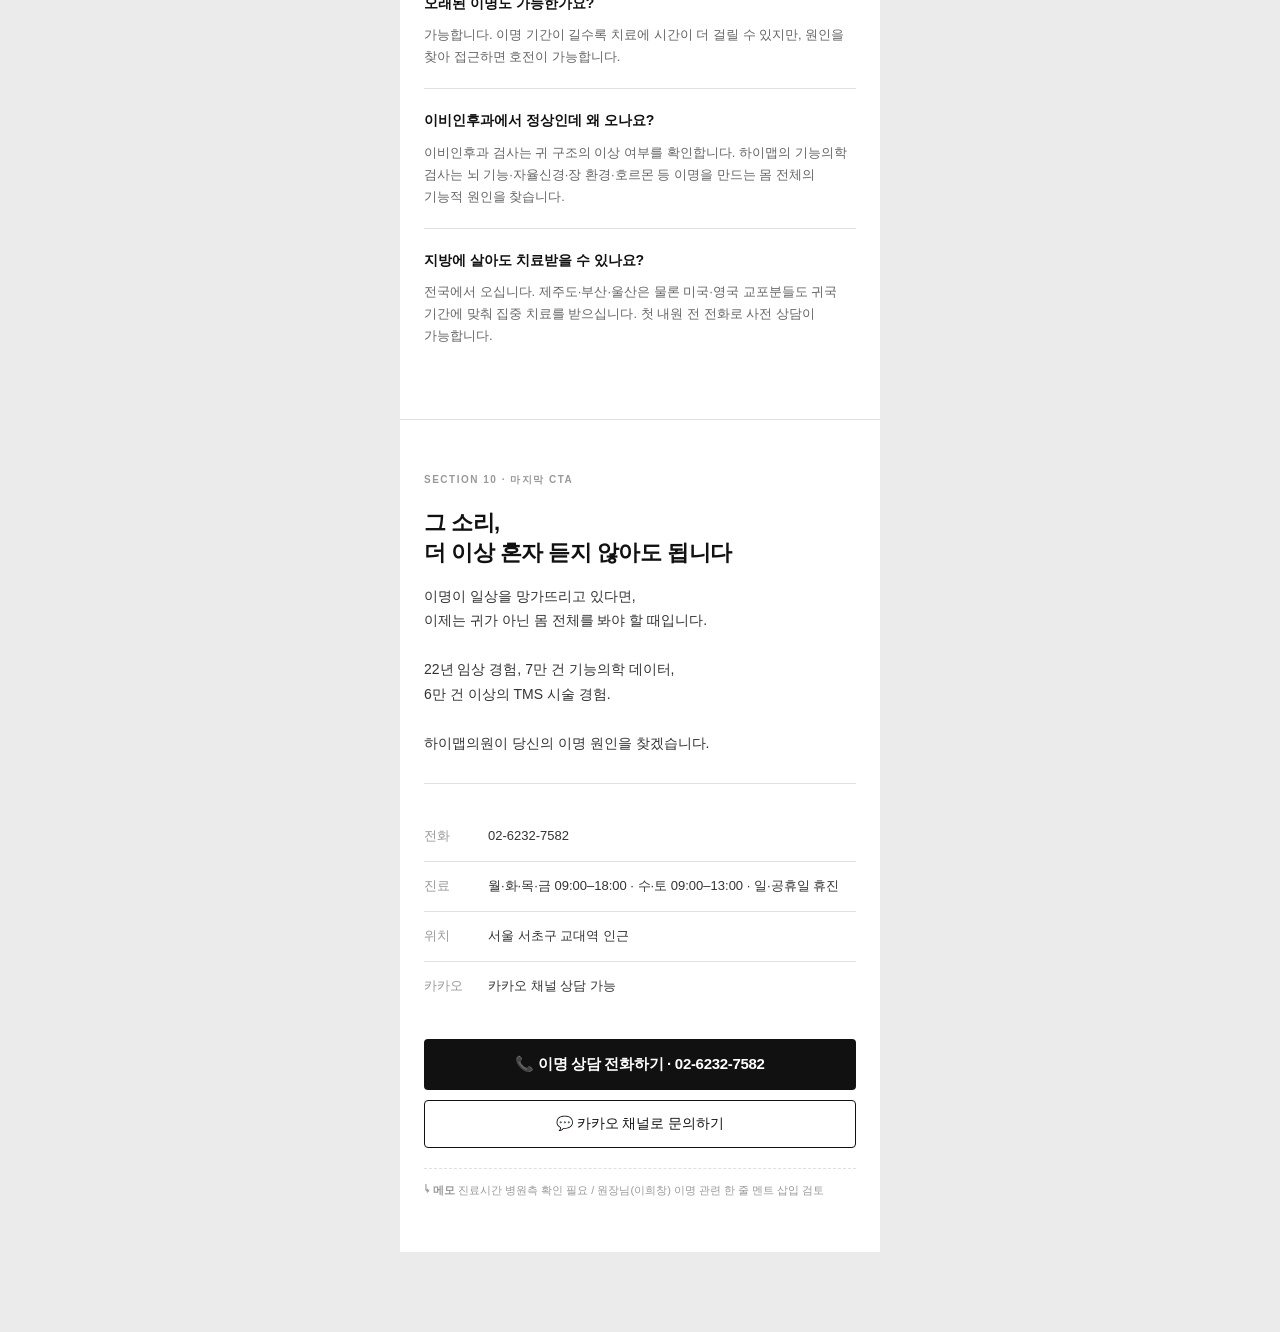
<file: clients/landing drop/highmap_landing_v2.html>
<!DOCTYPE html>
<html lang="ko">
<head>
  <meta charset="UTF-8"/>
  <meta name="viewport" content="width=device-width, initial-scale=1.0"/>
  <title>하이맵의원 · 이명 특화 랜딩 v2</title>
  <style>
    *, *::before, *::after { box-sizing: border-box; margin: 0; padding: 0; }

    :root {
      --black: #111;
      --gray-dark: #333;
      --gray-mid: #666;
      --gray-light: #999;
      --gray-line: #e0e0e0;
      --gray-bg: #f9f9f9;
      --white: #ffffff;
      --max-w: 480px;
    }

    html { scroll-behavior: smooth; }

    body {
      font-family: -apple-system, 'SF Pro Text', 'Helvetica Neue', Arial, 'Apple SD Gothic Neo', sans-serif;
      background: #ebebeb;
      color: var(--black);
      font-size: 15px;
      line-height: 1.6;
      -webkit-font-smoothing: antialiased;
    }

    .page {
      width: 100%;
      max-width: var(--max-w);
      margin: 0 auto;
      background: var(--white);
    }

    .version-bar {
      width: 100%;
      max-width: var(--max-w);
      margin: 0 auto;
      background: var(--black);
      color: #aaa;
      font-size: 11px;
      letter-spacing: 0.5px;
      padding: 8px 24px;
      display: flex;
      justify-content: space-between;
    }

    .header {
      position: sticky;
      top: 0;
      z-index: 100;
      background: rgba(255,255,255,0.92);
      backdrop-filter: blur(12px);
      -webkit-backdrop-filter: blur(12px);
      border-bottom: 1px solid var(--gray-line);
      padding: 14px 24px;
      display: flex;
      justify-content: space-between;
      align-items: center;
    }
    .header .logo {
      font-size: 13px;
      font-weight: 700;
      letter-spacing: -0.3px;
      color: var(--black);
    }
    .header .logo span { font-weight: 300; color: var(--gray-mid); }
    .header .h-cta {
      font-size: 12px;
      font-weight: 600;
      color: var(--black);
      background: none;
      border: 1px solid var(--black);
      border-radius: 20px;
      padding: 6px 14px;
      cursor: pointer;
    }

    .section {
      padding: 52px 24px;
      border-bottom: 1px solid var(--gray-line);
    }
    .section:last-child { border-bottom: none; }

    .sec-label {
      font-size: 10px;
      font-weight: 600;
      letter-spacing: 1.5px;
      text-transform: uppercase;
      color: var(--gray-light);
      margin-bottom: 20px;
    }

    h1 {
      font-size: 28px;
      font-weight: 700;
      line-height: 1.35;
      letter-spacing: -0.8px;
      color: var(--black);
      margin-bottom: 20px;
      word-break: keep-all;
    }
    h2 {
      font-size: 22px;
      font-weight: 700;
      line-height: 1.35;
      letter-spacing: -0.5px;
      color: var(--black);
      margin-bottom: 16px;
      word-break: keep-all;
    }
    h3 {
      font-size: 15px;
      font-weight: 600;
      color: var(--black);
      margin-bottom: 12px;
      word-break: keep-all;
    }
    p {
      font-size: 14px;
      color: var(--gray-dark);
      line-height: 1.75;
      word-break: keep-all;
    }
    .lead {
      font-size: 16px;
      color: var(--gray-dark);
      line-height: 1.7;
      word-break: keep-all;
    }
    .caption {
      font-size: 12px;
      color: var(--gray-light);
      line-height: 1.6;
      word-break: keep-all;
    }

    .img-ph {
      width: 100%;
      height: 180px;
      background: var(--gray-bg);
      border: 1px dashed var(--gray-line);
      border-radius: 4px;
      display: flex;
      align-items: center;
      justify-content: center;
      font-size: 12px;
      color: var(--gray-light);
      margin-bottom: 32px;
    }

    .btn-main {
      display: block;
      width: 100%;
      background: var(--black);
      color: var(--white);
      border: none;
      border-radius: 4px;
      padding: 16px;
      font-size: 15px;
      font-weight: 600;
      text-align: center;
      cursor: pointer;
      letter-spacing: -0.3px;
      margin-top: 28px;
    }
    .btn-sub {
      display: block;
      width: 100%;
      background: var(--white);
      color: var(--black);
      border: 1px solid var(--black);
      border-radius: 4px;
      padding: 14px;
      font-size: 14px;
      font-weight: 500;
      text-align: center;
      cursor: pointer;
      margin-top: 10px;
    }

    hr { border: none; border-top: 1px solid var(--gray-line); margin: 28px 0; }

    /* ── 이명 소리 표현 ── */
    .sound-line {
      padding: 24px 0;
      border-top: 1px solid var(--gray-line);
      border-bottom: 1px solid var(--gray-line);
      margin: 24px 0;
      text-align: center;
    }
    .sound-line p {
      font-size: 20px;
      font-weight: 300;
      letter-spacing: 6px;
      color: var(--gray-mid);
    }

    .checklist { list-style: none; padding: 0; }
    .checklist li {
      display: flex;
      gap: 12px;
      align-items: flex-start;
      padding: 14px 0;
      border-bottom: 1px solid var(--gray-line);
      font-size: 14px;
      color: var(--gray-dark);
      word-break: keep-all;
    }
    .checklist li:last-child { border-bottom: none; }
    .checklist li::before {
      content: '✓';
      font-size: 13px;
      color: var(--black);
      font-weight: 700;
      flex-shrink: 0;
      margin-top: 1px;
    }

    .blockquote {
      border-left: 2px solid var(--black);
      padding: 4px 0 4px 20px;
      margin: 28px 0;
    }
    .blockquote p {
      font-size: 17px;
      font-weight: 600;
      color: var(--black);
      line-height: 1.5;
      letter-spacing: -0.3px;
      word-break: keep-all;
    }

    /* ── 이명 악화 트리거 ── */
    .trigger-list { list-style: none; padding: 0; }
    .trigger-item {
      display: flex;
      gap: 16px;
      padding: 14px 0;
      border-bottom: 1px solid var(--gray-line);
      font-size: 13px;
      align-items: flex-start;
    }
    .trigger-item:last-child { border-bottom: none; }
    .t-icon { flex-shrink: 0; font-size: 16px; }
    .t-text { flex: 1; }
    .t-text strong { display: block; font-size: 13px; font-weight: 600; color: var(--black); margin-bottom: 2px; }
    .t-text span { font-size: 12px; color: var(--gray-mid); }

    /* ── 동반증상 ── */
    .symptom-list { list-style: none; padding: 0; }
    .symptom-list li {
      padding: 12px 0;
      border-bottom: 1px solid var(--gray-line);
      font-size: 14px;
      color: var(--gray-dark);
      display: flex;
      gap: 12px;
      align-items: center;
      word-break: keep-all;
    }
    .symptom-list li:last-child { border-bottom: none; }
    .symptom-list li .s-icon { font-size: 16px; flex-shrink: 0; }

    .callout {
      border-top: 1px solid var(--black);
      border-bottom: 1px solid var(--gray-line);
      padding: 16px 0;
      margin-top: 20px;
      font-size: 13px;
      font-weight: 600;
      color: var(--black);
    }

    /* ── 진단 체계 ── */
    .diag-list { list-style: none; padding: 0; }
    .diag-item {
      padding: 20px 0;
      border-bottom: 1px solid var(--gray-line);
    }
    .diag-item:last-child { border-bottom: none; }
    .diag-tag {
      font-size: 10px;
      font-weight: 700;
      letter-spacing: 1px;
      text-transform: uppercase;
      color: var(--gray-light);
      margin-bottom: 8px;
    }
    .diag-item strong {
      display: block;
      font-size: 14px;
      font-weight: 600;
      color: var(--black);
      margin-bottom: 6px;
    }
    .diag-item p { font-size: 13px; color: var(--gray-mid); word-break: keep-all; }

    /* ── 치료법 ── */
    .treatment-list { list-style: none; padding: 0; }
    .treatment-item {
      padding: 24px 0;
      border-bottom: 1px solid var(--gray-line);
    }
    .treatment-item:last-child { border-bottom: none; }
    .tr-label {
      font-size: 10px;
      font-weight: 700;
      letter-spacing: 1px;
      text-transform: uppercase;
      color: var(--gray-light);
      margin-bottom: 8px;
    }
    .treatment-item h3 { font-size: 15px; font-weight: 600; margin-bottom: 10px; }
    .treatment-item p { font-size: 13px; color: var(--gray-mid); margin-bottom: 8px; word-break: keep-all; }
    .treatment-item ul {
      padding-left: 16px;
      margin-top: 8px;
    }
    .treatment-item ul li {
      font-size: 13px;
      color: var(--gray-mid);
      margin-bottom: 4px;
      word-break: keep-all;
    }

    /* ── 사례 ── */
    .case-item {
      padding: 28px 0;
      border-bottom: 1px solid var(--gray-line);
    }
    .case-item:last-child { border-bottom: none; }
    .case-period {
      font-size: 10px;
      font-weight: 700;
      letter-spacing: 1px;
      text-transform: uppercase;
      color: var(--gray-light);
      margin-bottom: 10px;
    }
    .case-title {
      font-size: 15px;
      font-weight: 600;
      color: var(--black);
      margin-bottom: 12px;
      line-height: 1.4;
      word-break: keep-all;
    }
    .case-body {
      font-size: 13px;
      color: var(--gray-mid);
      line-height: 1.7;
      word-break: keep-all;
    }
    .case-result {
      margin-top: 14px;
      padding-top: 14px;
      border-top: 1px solid var(--gray-line);
      font-size: 13px;
      font-weight: 600;
      color: var(--black);
      line-height: 1.6;
    }

    /* ── 강점 ── */
    .strength-list { list-style: none; padding: 0; }
    .strength-item {
      display: flex;
      gap: 20px;
      padding: 20px 0;
      border-bottom: 1px solid var(--gray-line);
      align-items: flex-start;
    }
    .strength-item:last-child { border-bottom: none; }
    .s-num {
      flex-shrink: 0;
      font-size: 11px;
      font-weight: 700;
      color: var(--gray-line);
      padding-top: 2px;
      width: 20px;
    }
    .s-body strong {
      display: block;
      font-size: 14px;
      font-weight: 600;
      color: var(--black);
      margin-bottom: 6px;
    }
    .s-body p { font-size: 13px; color: var(--gray-mid); word-break: keep-all; }

    /* ── FAQ ── */
    .faq-item { padding: 20px 0; border-bottom: 1px solid var(--gray-line); }
    .faq-item:last-child { border-bottom: none; }
    .faq-q { font-size: 14px; font-weight: 600; color: var(--black); margin-bottom: 10px; word-break: keep-all; }
    .faq-a { font-size: 13px; color: var(--gray-mid); line-height: 1.7; word-break: keep-all; }

    /* ── 정보 ── */
    .info-list { list-style: none; padding: 0; }
    .info-item {
      display: flex;
      gap: 16px;
      padding: 14px 0;
      border-bottom: 1px solid var(--gray-line);
      font-size: 13px;
    }
    .info-item:last-child { border-bottom: none; }
    .info-item .i-label { color: var(--gray-light); flex-shrink: 0; width: 48px; }
    .info-item .i-val { color: var(--gray-dark); }

    .wf-memo {
      font-size: 11px;
      color: var(--gray-light);
      border-top: 1px dashed var(--gray-line);
      margin-top: 20px;
      padding-top: 12px;
    }
    .wf-memo::before { content: '↳ 메모  '; font-weight: 600; }

    .sticky-cta {
      position: fixed;
      bottom: 0;
      left: 50%;
      transform: translateX(-50%);
      width: 100%;
      max-width: var(--max-w);
      padding: 12px 16px 20px;
      background: rgba(255,255,255,0.95);
      backdrop-filter: blur(12px);
      border-top: 1px solid var(--gray-line);
      z-index: 200;
    }
    .sticky-cta a {
      display: block;
      background: var(--black);
      color: var(--white);
      border-radius: 4px;
      padding: 15px;
      font-size: 15px;
      font-weight: 600;
      text-align: center;
      text-decoration: none;
      letter-spacing: -0.3px;
    }
    .bottom-spacer { height: 80px; }
  </style>
</head>
<body>

<div class="version-bar">
  <span>HIMAP · Landing v2 — 이명 특화</span>
  <span>2026.03.11</span>
</div>

<div class="page">

  <!-- HEADER -->
  <div class="header">
    <div class="logo">HiMAP <span>하이맵의원</span></div>
    <button class="h-cta">02-6232-7582</button>
  </div>

  <!-- ───── S01 HERO ───── -->
  <section class="section">
    <div class="sec-label">Section 01 · Hero</div>
    <div class="img-ph">[ 이미지 · 귀를 막고 있는 인물 / 뇌-귀 연결 일러스트 ]</div>
    <h1>이비인후과에서<br>"이상 없다"고 했는데<br>왜 소리는 계속 들리는 걸까요?</h1>

    <div class="sound-line">
      <p>윙 &nbsp;&nbsp; 찡 &nbsp;&nbsp; 매미 소리 &nbsp;&nbsp; 금속음</p>
    </div>

    <p class="lead">귀에는 아무 문제가 없다고 했습니다.<br>그런데 지금 이 순간에도 들립니다.</p>
    <hr/>
    <p>이명은 귀의 문제가 아닙니다.<br>뇌가 보내는 경고입니다.</p>
    <button class="btn-main">📞 이명 원인 찾기 · 02-6232-7582</button>
    <button class="btn-sub">💬 카카오 채널 상담</button>
    <p class="wf-memo">히어로 이미지: 조용한 방에서 귀를 막고 있는 사람 또는 뇌-귀 연결 일러스트 권장</p>
  </section>

  <!-- ───── S02 공감 ───── -->
  <section class="section">
    <div class="sec-label">Section 02 · 공감</div>
    <h2>혹시 이런 경험,<br>있으신가요?</h2>
    <ul class="checklist">
      <li>이비인후과, 신경과, 한의원을 다 다녀봤지만 원인을 못 찾았다</li>
      <li>"나이 들면 생기는 거다", "스트레스 줄여라"는 말만 들었다</li>
      <li>조용한 밤에, 잠들기 직전에 더 크게 들린다</li>
      <li>스트레스받거나 피곤하면 어김없이 더 심해진다</li>
      <li>이명 때문에 잠을 못 자고, 잠 못 자니 이명이 더 심해진다</li>
      <li>처음엔 한쪽 귀였는데 이제 머릿속에서 나는 것 같다</li>
      <li>소리가 언제 사라질지 몰라 하루하루가 불안하다</li>
    </ul>
    <div class="blockquote" style="margin-top:28px;">
      <p>이명으로 고통받는 분들 대부분이<br>귀가 아닌 다른 곳에 원인이 있습니다.<br>그걸 찾지 못했을 뿐입니다.</p>
    </div>
  </section>

  <!-- ───── S03 이명의 정체 ───── -->
  <section class="section">
    <div class="sec-label">Section 03 · 이명의 진짜 정체</div>
    <h2>이명은 귀가 아니라<br>뇌에서 시작됩니다</h2>
    <p>이비인후과에서 "이상 없다"는 말을 들었다면, 그건 귀의 구조에 문제가 없다는 뜻입니다.<br><br>하지만 이명의 진짜 원인은 귀가 아닌 '뇌'에 있는 경우가 훨씬 많습니다. 귀로 들어온 소리를 처리하는 뇌의 청각 피질이 과각성 상태가 되면, 실제 소리가 없어도 뇌 스스로 신호를 만들어냅니다.</p>
    <hr/>
    <h3>왜 이 타이밍에 더 심해질까?</h3>
    <ul class="trigger-list">
      <li class="trigger-item">
        <span class="t-icon">😫</span>
        <div class="t-text">
          <strong>스트레스를 받으면</strong>
          <span>코르티솔이 치솟으며 신경계 과활성화</span>
        </div>
      </li>
      <li class="trigger-item">
        <span class="t-icon">☕</span>
        <div class="t-text">
          <strong>커피를 마시면</strong>
          <span>카페인이 교감신경을 자극</span>
        </div>
      </li>
      <li class="trigger-item">
        <span class="t-icon">😴</span>
        <div class="t-text">
          <strong>잠이 부족하면</strong>
          <span>뇌의 자기회복 시스템(글림프)이 작동 못함</span>
        </div>
      </li>
      <li class="trigger-item">
        <span class="t-icon">🍺</span>
        <div class="t-text">
          <strong>술을 마시면</strong>
          <span>혈관 확장 후 수축, 뇌 혈류 변화</span>
        </div>
      </li>
      <li class="trigger-item">
        <span class="t-icon">😔</span>
        <div class="t-text">
          <strong>감정이 격해지면</strong>
          <span>자율신경계 불균형 즉각 반응</span>
        </div>
      </li>
    </ul>
    <div class="blockquote">
      <p>이명은 귀가 아닌,<br>몸 어딘가가 무너지고 있다는<br>뇌의 경고입니다.</p>
    </div>
  </section>

  <!-- ───── S04 왜 낫지 않았나 ───── -->
  <section class="section">
    <div class="sec-label">Section 04 · 왜 낫지 않았나</div>
    <h2>지금까지 치료가<br>안 됐던 이유</h2>
    <p>이비인후과에서는 귀를 봅니다.<br>신경과에서는 신경을 봅니다.<br>한의원에서는 기혈 순환을 봅니다.<br><br>하지만 이명의 뿌리가 장 환경의 염증인지, 부신 호르몬의 고갈인지, 뇌파의 과각성인지, 혈관 순환의 문제인지 — 이걸 찾는 병원은 드뭅니다.</p>
    <hr/>
    <h3>이명과 함께 겪고 계신 증상은?</h3>
    <ul class="symptom-list">
      <li><span class="s-icon">🌙</span> 잠들기 어렵다 / 자다가 깬다</li>
      <li><span class="s-icon">😟</span> 이유 없이 불안하고 예민하다</li>
      <li><span class="s-icon">🧠</span> 머리가 멍하고 집중이 안 된다 (브레인포그)</li>
      <li><span class="s-icon">😔</span> 우울하거나 무기력한 날이 많다</li>
      <li><span class="s-icon">🤢</span> 소화가 잘 안 되거나 장이 예민하다</li>
      <li><span class="s-icon">😩</span> 늘 피곤하고 에너지가 없다</li>
      <li><span class="s-icon">💆</span> 두통이나 뒷목 뻐근함이 자주 온다</li>
    </ul>
    <div class="callout">
      2개 이상 해당된다면, 이명의 원인이 몸 전체에 있을 수 있습니다
    </div>
  </section>

  <!-- ───── S05 하이맵 진단 방식 ───── -->
  <section class="section">
    <div class="sec-label">Section 05 · 하이맵 진단 방식</div>
    <h2>하이맵의원이<br>이명을 보는 방식</h2>
    <p>하이맵의원은 이명 환자를 진료할 때 귀만 보지 않습니다. 뇌파, 자율신경, 장 환경, 호르몬, 혈관 순환 — 이 모든 것이 이명과 연결되어 있기 때문입니다.</p>
    <hr/>
    <ul class="diag-list">
      <li class="diag-item">
        <div class="diag-tag">뇌</div>
        <strong>정량뇌파 검사 (qEEG)</strong>
        <p>청각 피질의 과각성 패턴을 시각화합니다. 어느 부위가, 얼마나 과활성 상태인지 숫자로 보입니다.</p>
      </li>
      <li class="diag-item">
        <div class="diag-tag">자율신경</div>
        <strong>HRV 자율신경 검사</strong>
        <p>교감·부교감 신경의 균형을 평가합니다. 스트레스 받으면 이명이 심해지는 이유가 여기 있습니다.</p>
      </li>
      <li class="diag-item">
        <div class="diag-tag">이명 주파수</div>
        <strong>Tinometer — 이명을 수치로 측정</strong>
        <p>"그냥 크게 들린다"가 아닙니다. 환자 고유의 이명 주파수와 크기를 수치로 측정하여 치료 전후를 객관적으로 비교합니다.</p>
      </li>
      <li class="diag-item">
        <div class="diag-tag">몸 전체</div>
        <strong>기능의학 검사 통합 분석</strong>
        <p>장 환경, 부신 호르몬, 중금속, 혈관 상태까지 점검합니다. 이명의 뿌리가 어디인지 찾습니다.</p>
      </li>
    </ul>
  </section>

  <!-- ───── S06 치료법 ───── -->
  <section class="section">
    <div class="sec-label">Section 06 · 치료법</div>
    <h2>하이맵의 이명 치료,<br>이렇게 작동합니다</h2>
    <ul class="treatment-list">
      <li class="treatment-item">
        <div class="tr-label">비약물 치료</div>
        <h3>rTMS · 경두개 자기자극술</h3>
        <p>과각성된 뇌를 안정시키는 비약물 치료입니다. 자기장으로 뇌의 특정 부위를 자극하면 과하게 흥분된 신경 회로가 안정화됩니다.</p>
        <ul>
          <li>미국 FDA · 국내 식약처 승인 치료</li>
          <li>비침습적 · 마취 불필요 · 시술 후 즉시 일상 복귀</li>
          <li>1회 약 25분 / 부작용 거의 없음</li>
          <li>6만 건 이상 시술 경험 기반 맞춤 설계</li>
        </ul>
      </li>
      <li class="treatment-item">
        <div class="tr-label">이명 재훈련</div>
        <h3>SoriCLEAR 프로그램</h3>
        <p>Tinometer로 측정한 개인 이명 주파수를 기반으로 맞춤형 차폐음을 설계합니다.</p>
        <p>이명 인지행동치료(CBT) + 이명재훈련치료(TRT) 통합. 소리를 없애는 것이 아닌, 소리가 더 이상 괴롭지 않은 상태를 만드는 것이 목표입니다.</p>
      </li>
      <li class="treatment-item">
        <div class="tr-label">근본 치료</div>
        <h3>기능의학 통합 치료</h3>
        <p>이명의 뿌리(장, 부신, 혈관, 중금속)를 기능의학 검사로 찾아 영양처방 + 수액치료 + 식이 설계로 개선합니다. 뇌를 안정시키는 것과 동시에 이명을 만드는 몸 환경 자체를 바꿉니다.</p>
      </li>
    </ul>
  </section>

  <!-- ───── S07 사례 ───── -->
  <section class="section">
    <div class="sec-label">Section 07 · 치료 사례</div>
    <h2>하이맵에서 달라진<br>이명 환자들</h2>
    <div class="case-item">
      <div class="case-period">이명 6년 → 12주 완치</div>
      <div class="case-title">"6년 된 이명, 12주 만에 소리가 사라졌습니다"</div>
      <div class="case-body">김선태 님 (가명, 40대) — 왼쪽 귀에서 6년간 "찡" 하는 금속음. 잠들지 못하고 오전 내내 비몽사몽 상태 반복.<br><br>하이맵 검사 결과: 부신 기능 저하 / 고혈당 / 비타민D 결핍 / 자율신경 불균형<br><br>TMS + 수액요법 + 식이코칭 12주 진행</div>
      <div class="case-result">
        6~7주차 "이명 소리가 절반으로 줄었어요"<br>
        12주차 "이제 소리가 안 들리네요"<br>
        + 체지방 3.4kg 감소, 복부 2.8cm 감소
      </div>
    </div>
    <div class="case-item">
      <div class="case-period">이비인후과 정상 → 2회 만에 호전</div>
      <div class="case-title">"이비인후과 효과 없던 이명, 2회 만에 달라졌습니다"</div>
      <div class="case-body">50대 직장인 — "삐" 소리가 며칠 사이 급격히 악화. 이비인후과·한의원 치료 효과 없음.<br><br>하이맵 검사 결과: 콜레스테롤 228 / 장내미생물 뇌질환자 패턴과 89% 일치 / 간 해독 기능 정상의 절반 / 부신 고갈</div>
      <div class="case-result">
        2회 치료 후 "저녁에 신경 써서 들어야 느낄 정도로" 감소<br>
        콜레스테롤도 약물 없이 정상화
      </div>
    </div>
    <div class="case-item">
      <div class="case-period">이명 + 불면 6개월 → 업무 복귀</div>
      <div class="case-title">"22년 달려온 62세 안경원 원장님, 6개월 만에 업무 복귀"</div>
      <div class="case-body">박준호 님 (가명, 62세) — 이명·불면증 동시 발생, 6개월간 일상생활 불가능.<br><br>하이맵 검사 결과: 코르티솔 야간 극저하 / 교감신경 과활성 / 호모시스테인 상승 / 당뇨 전단계</div>
      <div class="case-result">
        TMS 첫 치료 당일 밤 처음으로 깊은 수면<br>
        "이제 소리와 함께 살 수 있어요" — 6개월 만에 업무 재개
      </div>
    </div>
    <p class="wf-memo">실제 환자 후기 영상 or 텍스트 삽입 시 전환율 대폭 상승 예상</p>
  </section>

  <!-- ───── S08 차별점 ───── -->
  <section class="section">
    <div class="sec-label">Section 08 · 하이맵 차별점</div>
    <h2>이명 치료,<br>병원마다 다른 이유가 있습니다</h2>
    <ul class="strength-list">
      <li class="strength-item">
        <div class="s-num">01</div>
        <div class="s-body">
          <strong>7만 건 기능의학 + 6만 건 TMS 데이터</strong>
          <p>같은 이명이라도 사람마다 원인이 다릅니다. 누적 데이터 기반의 예측력이 다릅니다.</p>
        </div>
      </li>
      <li class="strength-item">
        <div class="s-num">02</div>
        <div class="s-body">
          <strong>뇌파로 원인 찾고, TMS로 뇌를 바꿉니다</strong>
          <p>qEEG로 과활성 부위를 정확히 찾고 그 부위를 자극합니다. 장비를 켜는 게 아닌, 데이터를 읽고 설계합니다.</p>
        </div>
      </li>
      <li class="strength-item">
        <div class="s-num">03</div>
        <div class="s-body">
          <strong>Tinometer로 이명을 수치화합니다</strong>
          <p>"좀 나은 것 같아요"가 아닙니다. 치료 전후 주파수·크기를 비교하여 숫자로 확인합니다.</p>
        </div>
      </li>
      <li class="strength-item">
        <div class="s-num">04</div>
        <div class="s-body">
          <strong>정신과 전문의가 함께 봅니다</strong>
          <p>이명 환자 대부분이 우울·불안·불면을 동반합니다. 정신건강의학과·가정의학과·내분비내과가 함께 뿌리를 찾습니다.</p>
        </div>
      </li>
      <li class="strength-item">
        <div class="s-num">05</div>
        <div class="s-body">
          <strong>20년 이상 된 이명도 포기하지 않습니다</strong>
          <p>실제로 20년 이상 된 이명도 70% 이상 호전된 사례가 있습니다. 원인을 찾으면 방향은 반드시 생깁니다.</p>
        </div>
      </li>
    </ul>
  </section>

  <!-- ───── S09 FAQ ───── -->
  <section class="section">
    <div class="sec-label">Section 09 · FAQ</div>
    <h2>이명에 대해<br>자주 묻는 질문</h2>
    <div class="faq-item">
      <div class="faq-q">이명은 정말 치료가 되나요?</div>
      <div class="faq-a">이명은 포기할 질환이 아닙니다. 뿌리가 뇌의 과각성, 장 환경, 부신 호르몬, 혈관 문제 중 어디에 있는지를 찾으면 치료 방향이 생깁니다. 20년 이상 된 이명도 70% 이상 호전된 사례가 있습니다.</div>
    </div>
    <div class="faq-item">
      <div class="faq-q">TMS 치료는 안전한가요?</div>
      <div class="faq-a">FDA와 식약처에서 승인된 비침습적 치료입니다. 약물을 사용하지 않으며 시술 후 즉시 일상생활이 가능합니다. 드물게 가벼운 두통이 생길 수 있으며, 타이레놀 1정으로 완화됩니다.</div>
    </div>
    <div class="faq-item">
      <div class="faq-q">몇 번이나 받아야 하나요?</div>
      <div class="faq-a">빠른 경우 2~3회만에 효과를 느끼는 분도 있고, 일반적으로 10~20회를 권장합니다. 뇌파 상태·이명 기간·동반 증상에 따라 달라지며 치료 반응을 보며 유동적으로 조정합니다.</div>
    </div>
    <div class="faq-item">
      <div class="faq-q">오래된 이명도 가능한가요?</div>
      <div class="faq-a">가능합니다. 이명 기간이 길수록 치료에 시간이 더 걸릴 수 있지만, 원인을 찾아 접근하면 호전이 가능합니다.</div>
    </div>
    <div class="faq-item">
      <div class="faq-q">이비인후과에서 정상인데 왜 오나요?</div>
      <div class="faq-a">이비인후과 검사는 귀 구조의 이상 여부를 확인합니다. 하이맵의 기능의학 검사는 뇌 기능·자율신경·장 환경·호르몬 등 이명을 만드는 몸 전체의 기능적 원인을 찾습니다.</div>
    </div>
    <div class="faq-item">
      <div class="faq-q">지방에 살아도 치료받을 수 있나요?</div>
      <div class="faq-a">전국에서 오십니다. 제주도·부산·울산은 물론 미국·영국 교포분들도 귀국 기간에 맞춰 집중 치료를 받으십니다. 첫 내원 전 전화로 사전 상담이 가능합니다.</div>
    </div>
  </section>

  <!-- ───── S10 최종 CTA ───── -->
  <section class="section">
    <div class="sec-label">Section 10 · 마지막 CTA</div>
    <h2>그 소리,<br>더 이상 혼자 듣지 않아도 됩니다</h2>
    <p>이명이 일상을 망가뜨리고 있다면,<br>이제는 귀가 아닌 몸 전체를 봐야 할 때입니다.<br><br>22년 임상 경험, 7만 건 기능의학 데이터,<br>6만 건 이상의 TMS 시술 경험.<br><br>하이맵의원이 당신의 이명 원인을 찾겠습니다.</p>
    <hr/>
    <ul class="info-list">
      <li class="info-item"><span class="i-label">전화</span><span class="i-val">02-6232-7582</span></li>
      <li class="info-item"><span class="i-label">진료</span><span class="i-val">월·화·목·금 09:00–18:00 · 수·토 09:00–13:00 · 일·공휴일 휴진</span></li>
      <li class="info-item"><span class="i-label">위치</span><span class="i-val">서울 서초구 교대역 인근</span></li>
      <li class="info-item"><span class="i-label">카카오</span><span class="i-val">카카오 채널 상담 가능</span></li>
    </ul>
    <button class="btn-main">📞 이명 상담 전화하기 · 02-6232-7582</button>
    <button class="btn-sub">💬 카카오 채널로 문의하기</button>
    <p class="wf-memo">진료시간 병원측 확인 필요 / 원장님(이희창) 이명 관련 한 줄 멘트 삽입 검토</p>
  </section>

</div><!-- .page -->

<div class="bottom-spacer"></div>

<!-- 하단 고정 CTA -->
<div class="sticky-cta">
  <a href="tel:02-6232-7582">📞 이명 상담 전화하기 · 02-6232-7582</a>
</div>

</body>
</html>
</file>
<file: iruda-landing/css/modal.css>
/* ========== MODAL OVERLAY ========== */
.modal-overlay {
  display: none;
  position: fixed;
  inset: 0;
  z-index: 9999;
  background: rgba(0, 0, 0, 0.75);
  backdrop-filter: blur(6px);
  align-items: center;
  justify-content: center;
  padding: 24px;
}

.modal-overlay.active {
  display: flex;
}

/* ========== MODAL BOX ========== */
.modal {
  background: #111111;
  border: 1px solid rgba(232, 108, 30, 0.3);
  border-radius: 16px;
  padding: 56px 48px;
  width: 100%;
  max-width: 520px;
  position: relative;
  animation: modalIn 0.3s ease;
}

@keyframes modalIn {
  from {
    opacity: 0;
    transform: translateY(24px) scale(0.97);
  }
  to {
    opacity: 1;
    transform: translateY(0) scale(1);
  }
}

.modal-close {
  position: absolute;
  top: 20px;
  right: 20px;
  background: none;
  border: none;
  color: rgba(255, 255, 255, 0.4);
  font-size: 1.5rem;
  cursor: pointer;
  line-height: 1;
  padding: 4px 8px;
  border-radius: 4px;
  transition: color 0.2s;
}

.modal-close:hover {
  color: #ffffff;
}

.modal-label {
  font-size: 0.65rem;
  font-weight: 900;
  letter-spacing: 1.2px;
  text-transform: uppercase;
  color: #E86C1E;
  margin-bottom: 12px;
}

.modal h2 {
  font-size: 1.8rem;
  font-weight: 900;
  color: #ffffff;
  letter-spacing: -1px;
  margin-bottom: 8px;
  line-height: 1.2;
}

.modal-desc {
  font-size: 0.9rem;
  color: rgba(255, 255, 255, 0.55);
  margin-bottom: 36px;
  line-height: 1.6;
}

/* ========== FORM ========== */
.modal-form {
  display: flex;
  flex-direction: column;
  gap: 20px;
}

.form-group {
  display: flex;
  flex-direction: column;
  gap: 8px;
}

.form-group label {
  font-size: 0.85rem;
  font-weight: 700;
  color: rgba(255, 255, 255, 0.8);
}

.form-group label span {
  color: #E86C1E;
  margin-left: 2px;
}

.form-group input,
.form-group textarea {
  background: #161616;
  border: 1px solid rgba(255, 255, 255, 0.1);
  border-radius: 8px;
  padding: 14px 16px;
  font-size: 0.95rem;
  color: #ffffff;
  font-family: inherit;
  transition: border-color 0.2s, box-shadow 0.2s;
  outline: none;
  width: 100%;
}

.form-group input::placeholder,
.form-group textarea::placeholder {
  color: rgba(255, 255, 255, 0.25);
}

.form-group input:focus,
.form-group textarea:focus {
  border-color: rgba(232, 108, 30, 0.6);
  box-shadow: 0 0 0 3px rgba(232, 108, 30, 0.1);
}

.form-group input.error,
.form-group textarea.error {
  border-color: rgba(239, 68, 68, 0.6);
}

.form-group textarea {
  resize: vertical;
  min-height: 120px;
  line-height: 1.6;
}

.error-msg {
  font-size: 0.78rem;
  color: #f87171;
  display: none;
}

.error-msg.visible {
  display: block;
}

/* ========== SUBMIT BUTTON ========== */
.btn-submit {
  background: #E86C1E;
  color: #0a0a0a;
  border: none;
  border-radius: 8px;
  padding: 16px;
  font-size: 1rem;
  font-weight: 800;
  cursor: pointer;
  transition: all 0.3s ease;
  margin-top: 4px;
  display: flex;
  align-items: center;
  justify-content: center;
  gap: 8px;
}

.btn-submit:hover:not(:disabled) {
  background: #FF8A3D;
  transform: translateY(-2px);
  box-shadow: 0 8px 24px rgba(232, 108, 30, 0.4);
}

.btn-submit:disabled {
  opacity: 0.6;
  cursor: not-allowed;
}

/* ========== STATES ========== */
.modal-success,
.modal-error-state {
  display: none;
  text-align: center;
  padding: 20px 0;
}

.modal-success.visible,
.modal-error-state.visible {
  display: block;
}

.modal-success .success-icon {
  font-size: 3rem;
  margin-bottom: 16px;
}

.modal-success h3 {
  font-size: 1.4rem;
  font-weight: 900;
  color: #ffffff;
  margin-bottom: 12px;
}

.modal-success p {
  font-size: 0.95rem;
  color: rgba(255, 255, 255, 0.6);
  line-height: 1.7;
}

.modal-error-state p {
  font-size: 0.9rem;
  color: #f87171;
}

/* ========== RESPONSIVE ========== */
@media (max-width: 480px) {
  .modal {
    padding: 40px 28px;
  }

  .modal h2 {
    font-size: 1.5rem;
  }
}
</file>
